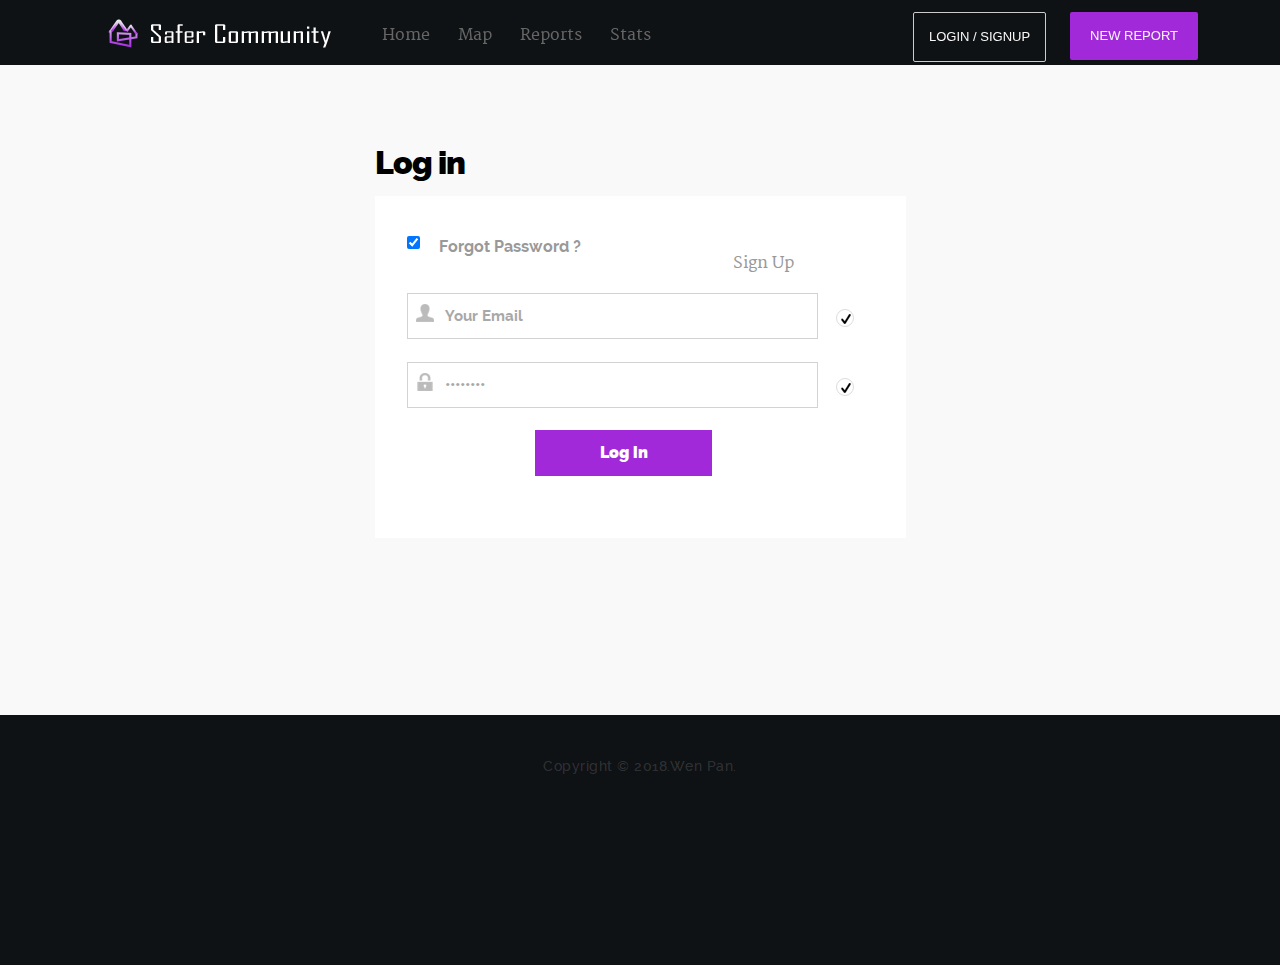
<file: login.html>
<!DOCTYPE html>
<html class="no-js" lang="en"> 
<head>
  <meta charset="utf-8">
  <title>Safer Community</title>
	<meta name="viewport" content="width=device-width, initial-scale=1, maximum-scale=1">

	<!-- CSS -->
  <link rel="stylesheet" href="css/base.css">
  <link rel="stylesheet" href="css/vendor.min.css">
  <link rel="stylesheet" href="css/main.css"> 

   <!-- favicons -->
	<link rel="shortcut icon" href="images/favicon.png" >

</head>

<body>
  <header id="nav-header">
   	<div class="row">
	    <div class="logo">
	      <a href="index.html"><img src="images/logo.png" alt=""/></a>
	    </div>

      <nav id="nav-wrap">         
        <a class="mobile-btn" href="#nav-wrap" title="Show navigation">
          <span class="menu-icon">Menu</span>
        </a>
       	<a class="mobile-btn" href="#" title="Hide navigation">
       		<span class="menu-icon">Menu</span>
       	</a>            

        <ul id="nav" class="nav">
        	<li><a href="index.html">Home</a></li>
          <li><a href="index.html#landing">Map</a></li>
	        <li><a href="index.html#reports">Reports</a></li>
          <li><a href="index.html#facts">Stats</a></li>
		      <li class="new_btn"> <a href="report-form.html">New Report</a></li>    
		      <li class="login_btn"> <a href="login.html">Login / Signup</a></li>
			  </ul> 
      </nav>   
    </div><!-- end row -->				
  </header> <!-- end header -->


 <section>
		<div id="page-wrapper" class="log-in-wrapper">
			<div class="graphs">
				<div class="log-in-form">
					<div class="log-in-form-top">
						<h1>Log in</h1>
					</div>
					<div class="log-in">
						<div class="log-in-rit">
							<span class="checkbox1">
								<label class="checkbox"><input type="checkbox" name="checkbox" checked="">Forgot Password ?</label>
							</span>
							<p><a href="">Sign Up</a></p>
							<div class="clearfix"> </div>
						</div>
						<form>
							<div class="log-input">
								<div class="log-input-left">
								  <input type="text" class="user" value="Your Email" onfocus="this.value = '';" onblur="if (this.value == '') {this.value = 'Your Email';}"/>
								</div>
								<span class="checkbox2">
									 <label class="checkbox"><input type="checkbox" name="checkbox" checked=""><i> </i></label>
								</span>
								<div class="clearfix"> </div>
							</div>

							<div class="log-input">
								<div class="log-input-left">
								  <input type="password" class="lock" value="password" onfocus="this.value = '';" onblur="if (this.value == '') {this.value = 'Email address:';}"/>
								</div>
								<span class="checkbox2">
									<label class="checkbox"><input type="checkbox" name="checkbox" checked=""><i> </i></label>
								</span>
								<div class="clearfix"> </div>
							</div>
							<input type="submit" value="Log in">
						</form>	 
					</div>
				</div>
			</div>
		</div>
	</section>

  <!-- Footer -->
  <footer class="log-in-footer">
         
      <ul class="copyright">
        <li>Copyright &copy; 2018.Wen Pan.</li> 
      </ul> 
   </footer> 


	<!-- Java Script --> 
	<script src="js/jquery-1.11.3.min.js"></script>
	<script src="js/jquery.waypoints.min.js"></script>	
	<script src="js/main.js"></script>


</body>

</html>
</file>
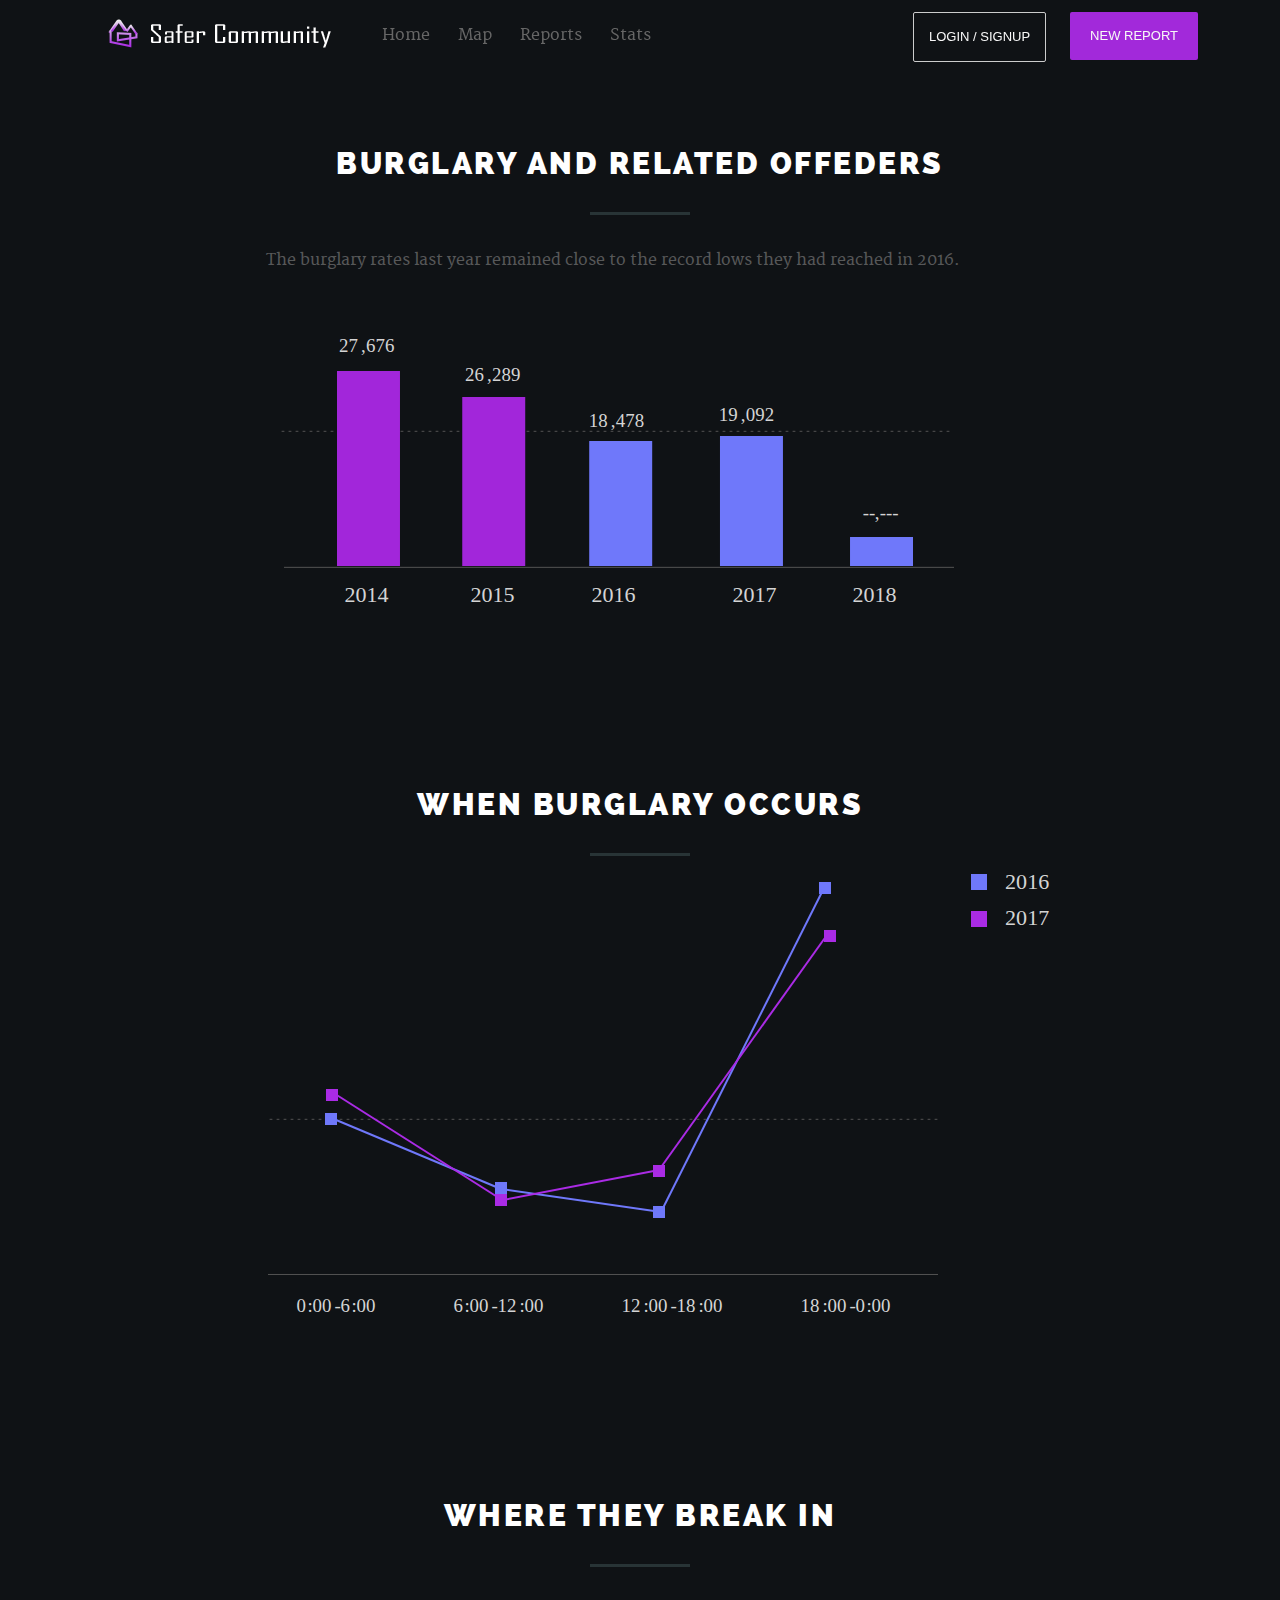
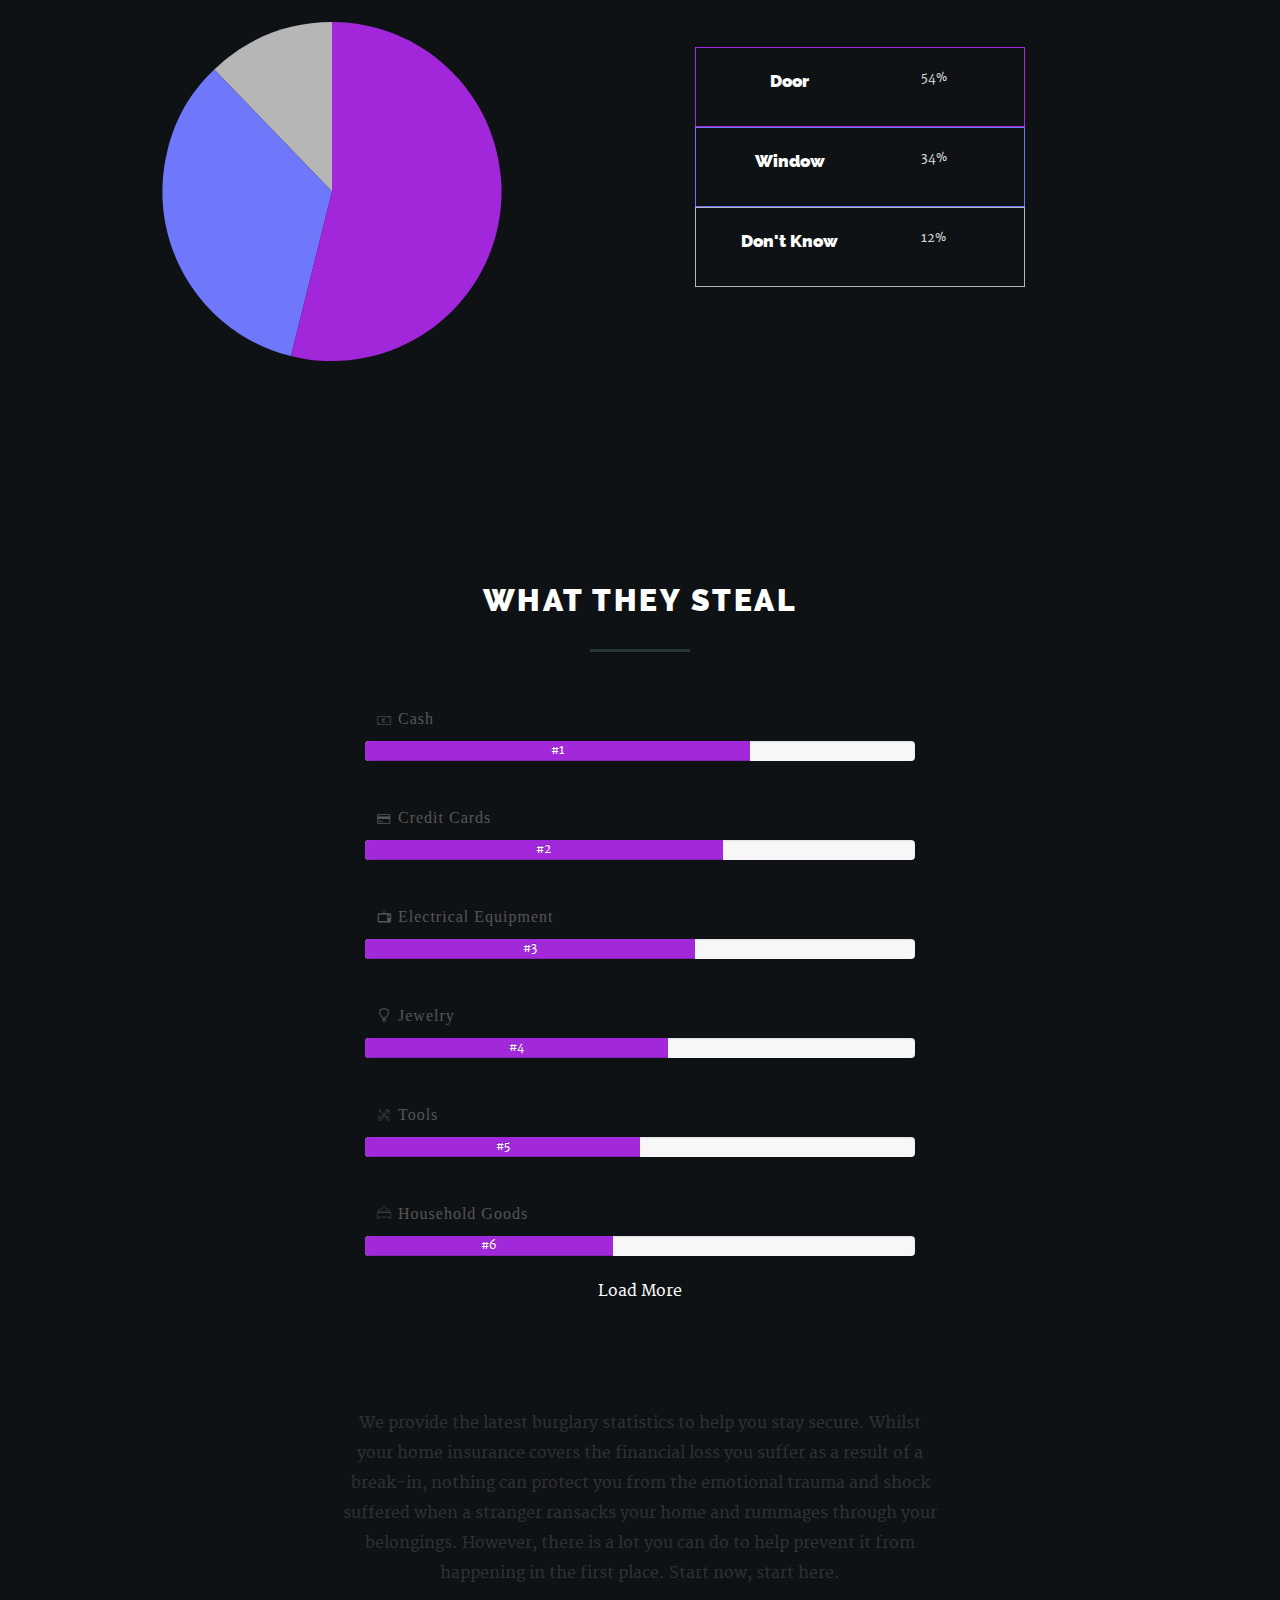
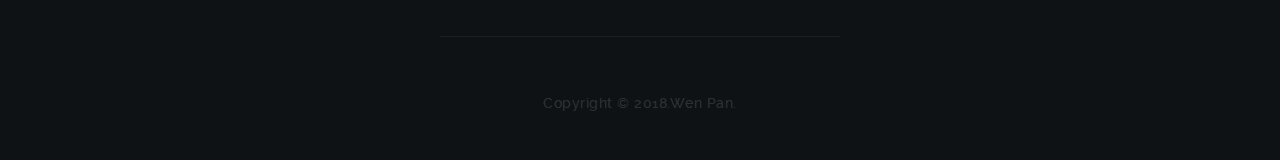
<file: stats.html>
<!DOCTYPE html>
<html class="no-js" lang="en"> 
<head>
  <meta charset="utf-8">
  <title>Safer Community</title>
	<meta name="viewport" content="width=device-width, initial-scale=1, maximum-scale=1">

	<!-- CSS -->
  <link rel="stylesheet" href="css/base.css">
  <link rel="stylesheet" href="css/vendor.min.css">
  <link rel="stylesheet" href="css/main.css"> 
  <link rel="stylesheet" href="css/iconfont.css">



   <!-- favicons -->
	<link rel="shortcut icon" href="images/favicon.png" >

</head>

<body>
  <header id="nav-header"> 
    <div class="row">
      <div class="logo">
        <a href="index.html"><img src="images/logo.png" alt=""/></a>
      </div>

      <nav id="nav-wrap">         
        <a class="mobile-btn" href="#nav-wrap" title="Show navigation">
          <span class="menu-icon">Menu</span>
        </a>
        <a class="mobile-btn" href="#" title="Hide navigation">
          <span class="menu-icon">Menu</span>
        </a>            

        <ul id="nav" class="nav">
          <li><a href="index.html">Home</a></li>
          <li><a href="index.html#landing">Map</a></li>
          <li><a href="index.html#reports">Reports</a></li>
          <li><a href="index.html#facts">Stats</a></li>
          <li class="new_btn"> <a href="report-form.html">New Report</a></li>    
          <li class="login_btn"> <a href="login.html">Login / Signup</a></li>
        </ul> 
      </nav>   
    </div><!-- end row -->        
  </header> <!-- end header -->

   <!-- Community Section -->
  <section>
    <div id="overview-ireland">
    <div class="row section-head head-center">
      <div class="twelve columns">
    		<h1>BURGLARY AND RELATED OFFEDERS</h1>
        <hr />    	         
        <p>The burglary rates last year remained close to the record lows they had reached in 2016.</p>     
        <svg version="1.1" id="stats-1" xmlns="http://www.w3.org/2000/svg" xmlns:xlink="http://www.w3.org/1999/xlink" x="0px" y="0px"
         width="800px" height="321px" viewBox="0 0 800 321" enable-background="new 0 0 800 321" xml:space="preserve">
          <g>   
            <line fill="none" stroke="#535353" stroke-linecap="round" stroke-miterlimit="10" stroke-dasharray="2,5" x1="87" y1="121.298" x2="757" y2="121.298"/>
            <line fill="none" stroke="#535353" stroke-miterlimit="10" x1="89" y1="257.337" x2="759" y2="257.337"/>
            <text transform="matrix(1.05 0 0 1 139.5647 292)" fill="#D4D4D4" font-family="'ArialMT'" font-size="24"> </text>
            <text transform="matrix(1.05 0 0 1 149.5671 292)" fill="#D4D4D4" font-family="'ArialMT'" font-size="21">2014</text>
            <text transform="matrix(1.05 0 0 1 202.5647 292)" fill="#D4D4D4" font-family="'ArialMT'" font-size="24">          </text>
            <text transform="matrix(1.05 0 0 1 275.5671 292)" fill="#D4D4D4" font-family="'ArialMT'" font-size="21">2015</text>
            <text transform="matrix(1.05 0 0 1 328.5647 292)" fill="#D4D4D4" font-family="'ArialMT'" font-size="24">          </text>
            <text transform="matrix(1.05 0 0 1 396.5632 292)" fill="#D4D4D4" font-family="'ArialMT'" font-size="21"> 2016</text>
            <text transform="matrix(1.05 0 0 1 454.5647 292)" fill="#D4D4D4" font-family="'ArialMT'" font-size="24">           </text>
            <text transform="matrix(1.05 0 0 1 537.5696 292)" fill="#D4D4D4" font-family="'ArialMT'" font-size="21">2017</text>
            <text transform="matrix(1.05 0 0 1 587.5647 292)" fill="#D4D4D4" font-family="'ArialMT'" font-size="24">          </text>
            <text transform="matrix(1.05 0 0 1 657.5647 292)" fill="#D4D4D4" font-family="'ArialMT'" font-size="21"> 2018</text>
            <rect x="142" y="61" fill="#A226DA" width="62.973" height="195"/>
            <rect x="267.247" y="86.992" fill="#A226DA" width="62.973" height="169.008"/>
            <rect x="394.216" y="131" fill="#6F78FA" width="62.974" height="125"/>
            <rect x="524.973" y="126" fill="#6F78FA" width="62.974" height="130"/>
            <rect x="655.027" y="227" fill="#6F78FA" width="62.974" height="29"/>
            <text transform="matrix(1.05 0 0 1 143.9993 42)" fill="#D4D4D4" font-family="'ArialMT'" font-size="18">27</text>
            <text transform="matrix(1.05 0 0 1 165.9988 42)" fill="#D4D4D4" font-family="'ArialMT'" font-size="18">,</text>
            <text transform="matrix(1.05 0 0 1 170.9988 42)" fill="#D4D4D4" font-family="'ArialMT'" font-size="18">676</text>
            <text transform="matrix(1.05 0 0 1 269.9993 71)" fill="#D4D4D4" font-family="'ArialMT'" font-size="18">26</text>
            <text transform="matrix(1.05 0 0 1 291.9988 71)" fill="#D4D4D4" font-family="'ArialMT'" font-size="18">,</text>
            <text transform="matrix(1.05 0 0 1 296.9988 71)" fill="#D4D4D4" font-family="'ArialMT'" font-size="18">289</text>
            <text transform="matrix(1.05 0 0 1 393.7698 117)" fill="#D4D4D4" font-family="'ArialMT'" font-size="18">18</text>
            <text transform="matrix(1.05 0 0 1 415.7678 117)" fill="#D4D4D4" font-family="'ArialMT'" font-size="18">,</text>
            <text transform="matrix(1.05 0 0 1 420.7678 117)" fill="#D4D4D4" font-family="'ArialMT'" font-size="18">478</text>
            <text transform="matrix(1.05 0 0 1 523.7678 111)" fill="#D4D4D4" font-family="'ArialMT'" font-size="18">19</text>
            <text transform="matrix(1.05 0 0 1 545.7678 111)" fill="#D4D4D4" font-family="'ArialMT'" font-size="18">,</text>
            <text transform="matrix(1.05 0 0 1 550.7678 111)" fill="#D4D4D4" font-family="'ArialMT'" font-size="18">092</text>
            <text transform="matrix(1.05 0 0 1 667.7678 209)" fill="#D4D4D4" font-family="'ArialMT'" font-size="18">--</text>
            <text transform="matrix(1.05 0 0 1 679.7698 209)" fill="#D4D4D4" font-family="'ArialMT'" font-size="18">,</text>
            <text transform="matrix(1.05 0 0 1 684.7678 209)" fill="#D4D4D4" font-family="'ArialMT'" font-size="18">---</text>
          </g>
        </svg>
      </div>
    </div>
  </div>

<div id="when">
    <div class="row section-head head-center">
      <div class="twelve columns">
        <h1>WHEN BURGLARY OCCURS</h1>
        <hr />               
        <p></p> 
        <svg version="1.1" id="stats-2" xmlns="http://www.w3.org/2000/svg" xmlns:xlink="http://www.w3.org/1999/xlink" x="0px" y="0px" width="910px" height="506px" viewBox="0 0 910 506" enable-background="new 0 0 910 506" xml:space="preserve">
          <g>
            <rect x="786" y="38" fill="#6F78FA" width="16" height="16"/>
            <rect x="786" y="75" fill="#AA2BE5" width="16" height="16"/>
            <text transform="matrix(1.05 0 0 1 820.092 53.498)" fill="#D4D4D4" font-family="'ArialMT'" font-size="21">2016</text>
            <text transform="matrix(1.05 0 0 1 820.092 89.498)" fill="#D4D4D4" font-family="'ArialMT'" font-size="21">2017</text>
            <line fill="none" stroke="#535353" stroke-miterlimit="10" x1="83" y1="438.473" x2="753" y2="438.473"/>
            <line fill="none" stroke="#535353" stroke-linecap="round" stroke-miterlimit="10" stroke-dasharray="2,5" x1="85" y1="283.298" x2="755" y2="283.298"/>
            <text transform="matrix(1.05 0 0 1 111.5627 475.5)" fill="#D4D4D4" font-family="'ArialMT'" font-size="18">0</text>
            <text transform="matrix(1.05 0 0 1 122.5627 475.5)" fill="#D4D4D4" font-family="'ArialMT'" font-size="18">:</text>
            <text transform="matrix(1.05 0 0 1 127.5623 475.5)" fill="#D4D4D4" font-family="'ArialMT'" font-size="18">00</text>
            <text transform="matrix(1.05 0 0 1 149.5623 475.5)" fill="#D4D4D4" font-family="'ArialMT'" font-size="18">-</text>
            <text transform="matrix(1.05 0 0 1 155.5627 475.5)" fill="#D4D4D4" font-family="'ArialMT'" font-size="18">6</text>
            <text transform="matrix(1.05 0 0 1 166.5627 475.5)" fill="#D4D4D4" font-family="'ArialMT'" font-size="18">:</text>
            <text transform="matrix(1.05 0 0 1 171.5627 475.5)" fill="#D4D4D4" font-family="'ArialMT'" font-size="18">00</text>
            <text transform="matrix(1.05 0 0 1 193.5623 475.5)" fill="#D4D4D4" font-family="'ArialMT'" font-size="18">               </text>
            <text transform="matrix(1.05 0 0 1 268.5627 475.5)" fill="#D4D4D4" font-family="'ArialMT'" font-size="18">6</text>
            <text transform="matrix(1.05 0 0 1 279.5627 475.5)" fill="#D4D4D4" font-family="'ArialMT'" font-size="18">:</text>
            <text transform="matrix(1.05 0 0 1 284.5627 475.5)" fill="#D4D4D4" font-family="'ArialMT'" font-size="18">00</text>
            <text transform="matrix(1.05 0 0 1 306.5627 475.5)" fill="#D4D4D4" font-family="'ArialMT'" font-size="18">-</text>
            <text transform="matrix(1.05 0 0 1 312.5627 475.5)" fill="#D4D4D4" font-family="'ArialMT'" font-size="18">12</text>
            <text transform="matrix(1.05 0 0 1 334.5627 475.5)" fill="#D4D4D4" font-family="'ArialMT'" font-size="18">:</text>
            <text transform="matrix(1.05 0 0 1 339.5627 475.5)" fill="#D4D4D4" font-family="'ArialMT'" font-size="18">00</text>
            <text transform="matrix(1.05 0 0 1 361.5627 475.5)" fill="#D4D4D4" font-family="'ArialMT'" font-size="18">               </text>
            <text transform="matrix(1.05 0 0 1 436.5627 475.5)" fill="#D4D4D4" font-family="'ArialMT'" font-size="18">12</text>
            <text transform="matrix(1.05 0 0 1 458.5627 475.5)" fill="#D4D4D4" font-family="'ArialMT'" font-size="18">:</text>
            <text transform="matrix(1.05 0 0 1 463.5627 475.5)" fill="#D4D4D4" font-family="'ArialMT'" font-size="18">00</text>
            <text transform="matrix(1.05 0 0 1 485.5627 475.5)" fill="#D4D4D4" font-family="'ArialMT'" font-size="18">-</text>
            <text transform="matrix(1.05 0 0 1 491.5618 475.5)" fill="#D4D4D4" font-family="'ArialMT'" font-size="18">18</text>
            <text transform="matrix(1.05 0 0 1 513.5627 475.5)" fill="#D4D4D4" font-family="'ArialMT'" font-size="18">:</text>
            <text transform="matrix(1.05 0 0 1 518.5627 475.5)" fill="#D4D4D4" font-family="'ArialMT'" font-size="18">00</text>
            <text transform="matrix(1.05 0 0 1 540.5627 475.5)" fill="#D4D4D4" font-family="'ArialMT'" font-size="18">               </text>
            <text transform="matrix(1.05 0 0 1 615.5627 475.5)" fill="#D4D4D4" font-family="'ArialMT'" font-size="18">18</text>
            <text transform="matrix(1.05 0 0 1 637.5627 475.5)" fill="#D4D4D4" font-family="'ArialMT'" font-size="18">:</text>
            <text transform="matrix(1.05 0 0 1 642.5627 475.5)" fill="#D4D4D4" font-family="'ArialMT'" font-size="18">00</text>
            <text transform="matrix(1.05 0 0 1 664.5618 475.5)" fill="#D4D4D4" font-family="'ArialMT'" font-size="18">-</text>
            <text transform="matrix(1.05 0 0 1 670.5618 475.5)" fill="#D4D4D4" font-family="'ArialMT'" font-size="18">0</text>
            <text transform="matrix(1.05 0 0 1 681.5627 475.5)" fill="#D4D4D4" font-family="'ArialMT'" font-size="18">:</text>
            <text transform="matrix(1.05 0 0 1 686.5627 475.5)" fill="#D4D4D4" font-family="'ArialMT'" font-size="18">00</text>
            <rect x="141" y="253" fill="#AA2BE5" width="12" height="12"/>
            <rect x="310" y="358" fill="#AA2BE5" width="12" height="12"/>
            <rect x="468" y="329" fill="#AA2BE5" width="12" height="12"/>
            <rect x="140" y="277" fill="#6F78FA" width="12" height="12"/>
            <rect x="310" y="346" fill="#6F78FA" width="12" height="12"/>
            <rect x="468" y="370" fill="#6F78FA" width="12" height="12"/>
            <rect x="634" y="46" fill="#6F78FA" width="12" height="12"/>
            <line fill="none" stroke="#6F78FA" stroke-width="2" stroke-miterlimit="10" x1="144" y1="281" x2="316" y2="353"/>
            <line fill="none" stroke="#6F78FA" stroke-width="2" stroke-miterlimit="10" x1="316" y1="353" x2="476" y2="376"/>
            <line fill="none" stroke="#6F78FA" stroke-width="2" stroke-miterlimit="10" x1="476" y1="376" x2="639" y2="52"/>
            <line fill="none" stroke="#AA2BE5" stroke-width="2" stroke-miterlimit="10" x1="147" y1="256" x2="314" y2="362"/>
            <line fill="none" stroke="#AA2BE5" stroke-width="2" stroke-miterlimit="10" x1="318" y1="364" x2="474" y2="334"/>
            <line fill="none" stroke="#AA2BE5" stroke-width="2" stroke-miterlimit="10" x1="474" y1="334" x2="642" y2="99"/>
            <rect x="639" y="94" fill="#AA2BE5" width="12" height="12"/>
          </g>
        </svg>
      </div>
    </div>
  </div>
<div id="where">
    <div class="row section-head head-center">
      <div class="twelve columns">
        <h1>WHERE THEY BREAK IN</h1>
        <hr />               
        <p></p> 
        <div class="three-content">
        <div class="left-bar">
          <svg version="1.1" id="stats-3" xmlns="http://www.w3.org/2000/svg" xmlns:xlink="http://www.w3.org/1999/xlink" x="0px" y="0px" width="400px" height="393px" viewBox="0 0 400 393" enable-background="new 0 0 400 393" xml:space="preserve">
            <g>
              <path id="grey12" fill="#B6B6B6" d="M200,196.5L81.018,73.291C113.681,41.749,154.594,25.219,200,25.219V196.5z"/><title>12%</title></path>
              <path id="blue34" fill="#6F78FA" d="M200,196.5l-41.437,166.193C66.777,339.809,10.922,246.85,33.807,155.063 c8.238-33.043,22.715-58.117,47.211-81.773L200,196.5z"/><title>34%</title></path>
              <path id="purple54" fill="#A226DA" d="M200,196.5V25.219c94.596,0,171.281,76.685,171.281,171.281c0,94.596-76.686,171.281-171.281,171.281
                c-15.135,0-26.751-1.426-41.437-5.088L200,196.5z"/><title>54%</title></path>
            </g>
          </svg>
        </div>

        <div class="right-text">
          <div class="content-container">
            <div class="box box1">
              <div class="name">
                <h4>Door</h4>
                <h5>Forced Lock</h5>
                <h5>Door not locked</h5>
                <h5>Broke/cut door panel</h5>
                <h5>False pretences</h5>
                <h5>Had door key</h5>
                <h5>Pushed past person opening door</h5>
                <h5>Other Method</h5>
              </div>
              <p>54%</p>
            </div>    
            <div class="box box2">
              <div class="name">
                <h4>Window</h4>
                <h5>Forced window lock/catch</h5>
                <h5>Broke/cut glass</h5>
                <h5>Window open/could be pushed open</h5>
                <h5>Other method</h5>
              </div>
              <p>34%</p>
            </div>  
            <div class="box box3">
              <div class="name">
                <h4>Don't Know</h4>
              </div>
              <p>12%</p>
            </div>    
          </div>
        </div>
      </div>
    </div>
  </div>
<div id="what">
    <div class="row section-head head-center">
      <div class="twelve columns">
        <h1>WHAT THEY STEAL</h1>
        <hr />
          <div class="what-steal"> 
            <p class="top-align"><i class="iconfont icon-cash"> <span>Cash</span></i></p>
            <div class="progress">
              <div class="bar bar1">#1</div>
            </div>
          </div>
          <div class="what-steal">
            <div class="top-align"><i class="iconfont icon-creditcard"> <span>Credit cards</span></i></div>
            <div class="progress">
              <div class="bar bar2">#2</div>
            </div>
          </div>
          <div class="what-steal">
            <div class="top-align"><i class="iconfont icon-electrical"> <span>Electrical equipment</span></i></div>
            <div class="progress">
              <div class="bar bar3">#3</div>
            </div>
          </div>
          <div class="what-steal">
            <p class="top-align"><i class="iconfont icon-jewelry"> <span>Jewelry</span></i></p>
            <div class="progress">
              <div class="bar bar4">#4</div>
            </div>
          </div>
          <div class="what-steal">
            <p class="top-align"><i class="iconfont icon-tools"> <span>Tools</span></i></p>
            <div class="progress">
              <div class="bar bar5">#5</div>
            </div>
          </div>
          <div class="what-steal">
            <p class="top-align"><i class="iconfont icon-furniture"> <span>Household goods</span></i></p>
            <div class="progress">
              <div class="bar bar6">#6</div>
            </div>
          </div>


          <div class="infoHidden">
          <div class="what-steal">
            <p class="top-align"><i class="iconfont icon-food"> <span>Food/Alcohol</span></i></p>
            <div class="progress">
              <div class="bar bar7">#7</div>
            </div>
          </div>
          <div class="what-steal">
            <p class="top-align"><i class="iconfont icon-kitchen"> <span>Kitchen equipment</span></i></p>
            <div class="progress">
              <div class="bar bar8">#8</div>
            </div>
          </div>
          <div class="what-steal">
            <p class="top-align"><i class="iconfont icon-i-document"> <span>Important documents</span></i></p>
            <div class="progress">
              <div class="bar bar9">#9</div>
            </div>
          </div>
          <div class="what-steal">
            <p class="top-align"><i class="iconfont icon-car"> <span>Car/its accessories</span></i></p>
            <div class="progress">
              <div class="bar bar10">#10</div>
            </div>
          </div>
          <div class="what-steal">
            <p class="top-align"><i class="iconfont icon-bike"> <span>Bicycle/its accessories</span></i></p>
            <div class="progress">
              <div class="bar bar11">#11</div>
            </div>
          </div>
          <div class="what-steal">
            <p class="top-align"><i class="iconfont icon-other"> <span>Others</span></i></p>
            <div class="progress">
              <div class="bar bar12">#12</div>
            </div>
          </div>
          <div class="what-steal what-steal2">
            <p class="top-align"><i class="iconfont icon"> <span>Nothing</span></i></p>
            <div class="progress">
              <div class="bar bar13">#13</div>
            </div>
          </div>
        </div>
          <a href="javascript:void();" id="infomore">Load More</a>
      </div>
    </div>
  </div>
    </div> <!-- end row -->      
  </section> <!-- end community -->



  <!-- Footer -->
  <footer>
    <div class="row">  
      <div class="twelve columns content group"> 		
        <div class="info">            	
	        <p>We provide the latest burglary statistics to help you stay secure. Whilst your home insurance covers the financial loss you suffer as a result of a break-in, nothing can protect you from the emotional trauma and shock suffered when a stranger ransacks your home and rummages through your belongings. However, there is a lot you can do to help prevent it from happening in the first place. Start now, start here.</p>	        
	      </div>
      </div>           
      <hr />
      <ul class="copyright">
        <li>Copyright &copy; 2018.Wen Pan.</li> 
      </ul>
    </div> <!-- end row -->
  </footer> <!-- end footer -->

  <div id="preloader"> 
    <div id="loader"></div>
  </div> 

  <!-- Java Script --> 
  <script src="js/jquery-1.11.3.min.js"></script>
  <script src="js/jquery-migrate-1.2.1.min.js"></script>
  <script src="js/jquery.flexslider-min.js"></script>
  <script src="js/jquery.waypoints.min.js"></script>
  <script src="js/jquery.validate.min.js"></script>
  <script src="js/jquery.fittext.js"></script>
  <script src="js/jquery.placeholder.min.js"></script>
  <script src="js/jquery.magnific-popup.min.js"></script> 
  <script src="js/main.js"></script>

</body>

</html>
</file>
<file: css/base.css>
/* =================================================================== */
/*
/*  KREO v1.0 Base Stylesheet
/*  url: styleshout.com
/*  10-12-2015
/*
/* =================================================================== */

/* 
/* Reset - normalize.css v3.0.1 | MIT License | git.io/normalize 
/* =================================================================== */

html {
	font-family: sans-serif;
	-ms-text-size-adjust: 100%;
	-webkit-text-size-adjust: 100%;
}

body {
	margin: 0;
}

article,
aside,
details,
figcaption,
figure,
footer,
header,
hgroup,
main,
nav,
section,
summary {
	display: block;
}

audio,
canvas,
progress,
video {
	display: inline-block;
	vertical-align: baseline;
}

audio:not([controls]) {
	display: none;
	height: 0;
}

[hidden],
template {
	display: none;
}

a {
	background: transparent;
}

a:active,
a:hover {
	outline: 0;
}

abbr[title] {
	border-bottom: 1px dotted;
}

b,
strong {
	font-weight: bold;
}

dfn {
	font-style: italic;
}

h1 {
	font-size: 2em;
	margin: 0.67em 0;
}

mark {
	background: #ff0;
	color: #000;
}

small {
	font-size: 80%;
}

sub,
sup {
	font-size: 75%;
	line-height: 0;
	position: relative;
	vertical-align: baseline;
}

sup {
	top: -0.5em;
}

sub {
	bottom: -0.25em;
}

img {
	border: 0;
}

svg:not(:root) {
	overflow: hidden;
}

figure {
	margin: 1em 40px;
}

hr {
	-moz-box-sizing: content-box;
	box-sizing: content-box;
	height: 0;
}

pre {
	overflow: auto;
}

code,
kbd,
pre,
samp {
	font-family: monospace, monospace;
	font-size: 1em;
}

button,
input,
optgroup,
select,
textarea {
	color: inherit;
	font: inherit;
	margin: 0;
}

button {
	overflow: visible;
}

button,
select {
	text-transform: none;
}

button,
html input[type="button"],
input[type="reset"],
input[type="submit"] {
	-webkit-appearance: button;
	cursor: pointer;
}

button[disabled],
html input[disabled] {
	cursor: default;
}

button::-moz-focus-inner,
input::-moz-focus-inner {
	border: 0;
	padding: 0;
}

input {
	line-height: normal;
}

input[type="checkbox"],
input[type="radio"] {
	box-sizing: border-box;
	padding: 0;
}

input[type="number"]::-webkit-inner-spin-button,
input[type="number"]::-webkit-outer-spin-button {
	height: auto;
}

input[type="search"] {
	-webkit-appearance: textfield;
	-moz-box-sizing: content-box;
	-webkit-box-sizing: content-box;
	box-sizing: content-box;
}

input[type="search"]::-webkit-search-cancel-button,
input[type="search"]::-webkit-search-decoration {
	-webkit-appearance: none;
}

fieldset {
	border: 1px solid #c0c0c0;
	margin: 0 2px;
	padding: 0.35em 0.625em 0.75em;
}

legend {
	border: 0;
	padding: 0;
}

textarea {
	overflow: auto;
}

optgroup {
	font-weight: bold;
}

table {
	border-collapse: collapse;
	border-spacing: 0;
}

td,
th {
	padding: 0;
}

/*
/* Basic Setup Styles - Top Elements 
/* =================================================================== */

/* NOTE
html is set to 62.5% so that if you use REMS, all the measurements 
are based on 10px sizing. So basically 1.5rem = 15px  */
html {
	-webkit-font-smoothing: antialiased;
	-moz-osx-font-smoothing: grayscale;
	font-size: 62.5%;
	-webkit-box-sizing: border-box;
	-moz-box-sizing: border-box;
	box-sizing: border-box;
}

html,
body {
	height: 100%;
}

*,
*:before,
*:after {
	box-sizing: inherit;
}

body {
	font-weight: normal;
	line-height: 1;
	text-rendering: optimizeLegibility;
}


/*
/* Typography 
====================================================================== */

div,
dl,
dt,
dd,
ul,
ol,
li,
h1,
h2,
h3,
h4,
h5,
h6,
pre,
form,
p,
blockquote,
th,
td {
	margin: 0;
	padding: 0;
}

h1,
h2,
h3,
h4,
h5,
h6 {
	text-rendering: optimizeLegibility;
	line-height: 1.2;
}

hr {
	border: solid #ddd;
	border-width: 1px 0 0;
	clear: both;
	margin: 11px 0 24px;
	height: 0;
}

em,
i {
	font-style: italic;
	line-height: inherit;
}

strong,
b {
	font-weight: bold;
	line-height: inherit;
}

small {
	font-size: 60%;
	line-height: inherit;
}

ul {
	list-style: none;
}

ol {
	list-style: decimal;
}

ol,
ul.square,
ul.circle,
ul.disc {
	margin-left: 17px;
}

ul.square {
	list-style: square;
}

ul.circle {
	list-style: circle;
}

ul.disc {
	list-style: disc;
}

ul li {
	padding-left: 4px;
}

ul ul,
ul ol,
ol ol,
ol ul {
	margin: 3px 0 3px 17px;
}

/* links
---------------------------------------------------------------------- */
a {
	text-decoration: none;
	line-height: inherit;
}

a img {
	border: none;
}

a:focus {
	outline: none;
}

p a,
p a:visited {
	line-height: inherit;
}

/* 
/* Media 
/* =================================================================== */

img,
video,
embed,
object {
	max-width: 100%;
	height: auto;
}

object,
embed {
	height: 100%;
}

img {
	-ms-interpolation-mode: bicubic;
}

/* 
/* Grid
===================================================================== */

.row {
	width: 94%;
	max-width: 1140px;
	margin: 0 auto;
}

.row .row {
	width: auto;
	max-width: none;
	margin-left: -20px;
	margin-right: -20px;
}

.row:before,
.row:after {
	content: "";
	display: table;
}

.row:after {
	clear: both;
}

.column,
.columns,
.bgrid {
	position: relative;
	min-height: 1px;
	float: left;
}

.column,
.columns {
	padding: 0 20px;
}

.column.centered,
.columns.centered {
	float: none;
	margin: 0 auto;
}

.row.collapsed > .column,
.row.collapsed > .columns,
.column.collapsed,
.columns.collapsed {
	padding: 0;
}

[class*="column"] + [class*="column"]:last-child {
	float: right;
}

[class*="column"] + [class*="column"].end {
	float: right;
}

.one,
.row .one {
	width: 8.33333%;
}

.two,
.row .two {
	width: 16.66667%;
}

.three,
.row .three {
	width: 25%;
}

.four,
.row .four {
	width: 33.33333%;
}

.five,
.row .five {
	width: 41.66667%;
}

.six,
.row .six {
	width: 50%;
}

.seven,
.row .seven {
	width: 58.33333%;
}

.eight,
.row .eight {
	width: 66.66667%;
}

.nine,
.row .nine {
	width: 75%;
}

.ten .row .ten {
	width: 83.33333%;
}

.eleven,
.row .eleven {
	width: 91.66667%;
}

.twelve,
.row .twelve {
	width: 100%;
}

/* small screens
--------------------------------------------------------------- */
@media screen and (max-width:1024px) {
	.row .row {
		margin-left: -18px;
		margin-right: -18px;
	}

	.column,
	.columns {
		padding: 0 18px;
	}

}

/* tablets
--------------------------------------------------------------- */
@media screen and (max-width:768px) {
	.row {
		width: auto;
		padding-left: 30px;
		padding-right: 30px;
	}

	.row .row {
		padding-left: 0;
		padding-right: 0;
		margin-left: -15px;
		margin-right: -15px;
	}

	.column,
	.columns {
		padding: 0 15px;
	}

	.tab-fourth,
	.row .tab-fourth {
		width: 25%;
	}

	.tab-third,
	.row .tab-third {
		width: 33.33333%;
	}

	.tab-half,
	.row .tab-half {
		width: 50%;
	}

	.tab-2thirds,
	.row .tab-2thirds {
		width: 66.66667%;
	}

	.tab-3fourths,
	.row .tab-3fourths {
		width: 75%;
	}

	.tab-whole,
	.row .tab-whole {
		width: 100%;
	}

}

/* large mobile devices
--------------------------------------------------------------- */
@media screen and (max-width:600px) {
	.row {
		padding-left: 25px;
		padding-right: 25px;
	}

	.row .row {
		margin-left: -10px;
		margin-right: -10px;
	}

	.column,
	.columns {
		padding: 0 10px;
	}

	.mob-fourth,
	.row .mob-fourth {
		width: 25%;
	}

	.mob-half,
	.row .mob-half {
		width: 50%;
	}

	.mob-3fourths,
	.row .mob-3fourths {
		width: 75%;
	}

	.mob-whole,
	.row .mob-whole {
		width: 100%;
	}

}

/* small mobile devices
--------------------------------------------------------------- */
@media screen and (max-width:400px) {
	.row {
		padding-left: 30px;
		padding-right: 30px;
	}

	.row .row {
		padding-left: 0;
		padding-right: 0;
		margin-left: 0;
		margin-right: 0;
	}

	.column,
	.columns {
		width: auto !important;
		float: none !important;
		margin-left: 0;
		margin-right: 0;
		clear: both;
		padding: 0;
	}

	[class*="column"] + [class*="column"]:last-child {
		float: none;
	}

}

/* 
/* block grids
===================================================================== */
.bgrid-sixth .bgrid {
	width: 16.66667%;
}

.bgrid-fourth .bgrid {
	width: 25%;
}

.bgrid-third .bgrid {
	width: 33.33333%;
}

.bgrid-half .bgrid {
	width: 50%;
}

.bgrid {
	padding: 0;
}

/* Clearing for block grid columns. Allows columns with 
different heights to align properly.
--------------------------------------------------------------------- */
.bgrid-sixth .bgrid:nth-child(6n+1),
.bgrid-fourth .bgrid:nth-child(4n+1),
.bgrid-third .bgrid:nth-child(3n+1),
.bgrid-half .bgrid:nth-child(2n+1) {
	clear: both;
}

/* small screens
--------------------------------------------------------------- */
@media screen and (max-width:1024px) {

	/* block grids for small screens */
	.s-bgrid-sixth .bgrid {
		width: 16.66667%;
	}

	.s-bgrid-fourth .bgrid {
		width: 25%;
	}

	.s-bgrid-third .bgrid {
		width: 33.33333%;
	}

	.s-bgrid-half .bgrid {
		width: 50%;
	}

	.s-bgrid-whole .bgrid {
		width: 100%;
		clear: both;
	}

	[class*="bgrid-"] .bgrid:nth-child(n) {
		clear: none;
	}

	.s-bgrid-sixth .bgrid:nth-child(6n+1),
	.s-bgrid-fourth .bgrid:nth-child(4n+1),
	.s-bgrid-third .bgrid:nth-child(3n+1),
	.s-bgrid-half .bgrid:nth-child(2n+1) {
		clear: both;
	}

}

/* tablets
--------------------------------------------------------------- */
@media screen and (max-width:768px) {
	.tab-bgrid-sixth .bgrid {
		width: 16.66667%;
	}

	.tab-bgrid-fourth .bgrid {
		width: 25%;
	}

	.tab-bgrid-third .bgrid {
		width: 33.33333%;
	}

	.tab-bgrid-half .bgrid {
		width: 50%;
	}

	.tab-bgrid-whole .bgrid {
		width: 100%;
		clear: both;
	}

	[class*="tab-bgrid-"] .bgrid:nth-child(n) {
		clear: none;
	}

	.tab-bgrid-sixth .bgrid:nth-child(6n+1),
	.tab-bgrid-fourth .bgrid:nth-child(4n+1),
	.tab-bgrid-third .bgrid:nth-child(3n+1),
	.tab-bgrid-half .bgrid:nth-child(2n+1) {
		clear: both;
	}

}

/* mobile devices
--------------------------------------------------------------- */
@media screen and (max-width:600px) {
	.mob-bgrid-sixth .bgrid {
		width: 16.66667%;
	}

	.mob-bgrid-fourth .bgrid {
		width: 25%;
	}

	.mob-bgrid-third .bgrid {
		width: 33.33333%;
	}

	.mob-bgrid-half .bgrid {
		width: 50%;
	}

	.mob-bgrid-whole .bgrid {
		width: 100%;
		clear: both;
	}

	[class*="mob-bgrid-"] .bgrid:nth-child(n) {
		clear: none;
	}

	.mob-bgrid-sixth .bgrid:nth-child(6n+1),
	.mob-bgrid-fourth .bgrid:nth-child(4n+1),
	.mob-bgrid-third .bgrid:nth-child(3n+1),
	.mob-bgrid-half .bgrid:nth-child(2n+1) {
		clear: both;
	}

}

/* stack on small mobile devices
--------------------------------------------------------------- */
@media screen and (max-width:400px) {
	.stack .bgrid {
		width: auto !important;
		float: none !important;
		margin-left: 0;
		margin-right: 0;
		clear: both;
	}

}

/* 
/* MISC
===================================================================== */

/* Clearing - (http://nicolasgallagher.com/micro-clearfix-hack/
--------------------------------------------------------------------- */
.group:before,
.group:after {
	content: "";
	display: table;
}

.group:after {
	clear: both;
}

/* Misc Helper Styles 
--------------------------------------------------------------------- */
.hide {
	display: none;
}

.invisible {
	visibility: hidden;
}

.antialiased {
	-webkit-font-smoothing: antialiased;
	-moz-osx-font-smoothing: grayscale;
}

.remove-bottom {
	margin-bottom: 0;
}

.half-bottom {
	margin-bottom: 15px !important;
}

.add-bottom {
	margin-bottom: 30px !important;
}

.no-border {
	border: none;
}

.text-center {
	text-align: center;
}

.text-left {
	text-align: left;
}

.text-right {
	text-align: right;
}

.pull-left {
	float: left;
}

.pull-right {
	float: right;
}

.align-center {
	margin-left: auto;
	margin-right: auto;
	text-align: center;
}
</file>
<file: css/iconfont.css>
@font-face {font-family: "iconfont";
  src: url('iconfont.eot?t=1535305881852'); /* IE9*/
  src: url('iconfont.eot?t=1535305881852#iefix') format('embedded-opentype'), /* IE6-IE8 */
  url('[data-uri]') format('woff'),
  url('iconfont.ttf?t=1535305881852') format('truetype'), /* chrome, firefox, opera, Safari, Android, iOS 4.2+*/
  url('iconfont.svg?t=1535305881852#iconfont') format('svg'); /* iOS 4.1- */
}

.iconfont {
  font-family:"iconfont" !important;
  font-size:16px;
  font-style:normal;
  -webkit-font-smoothing: antialiased;
  -moz-osx-font-smoothing: grayscale;
}

.icon-kitchen:before { content: "\e609"; }

.icon-creditcard:before { content: "\e74e"; }

.icon-bike:before { content: "\e630"; }

.icon-food:before { content: "\e60d"; }

.icon-electrical:before { content: "\ec83"; }

.icon-car:before { content: "\e681"; }

.icon-furniture:before { content: "\e60e"; }

.icon-other:before { content: "\e645"; }

.icon-tools:before { content: "\e680"; }

.icon-jewelry:before { content: "\e6a5"; }

.icon-car1:before { content: "\e64e"; }

.icon-new-profile:before { content: "\e606"; }

.icon-profile:before { content: "\e685"; }

.icon-red:before { content: "\e656"; }

.icon-cash:before { content: "\e6c9"; }

.icon-i-document:before { content: "\e7e1"; }

.icon-sliver:before { content: "\e882"; }

.icon-light-blue:before { content: "\e883"; }

.icon-black:before { content: "\e884"; }

.icon-white:before { content: "\e885"; }

.icon-grey:before { content: "\e886"; }

.icon-brown:before { content: "\e887"; }

.icon-dark-blue:before { content: "\e888"; }
</file>
<file: css/main.css>
/*-- fonts --*/

@import url("fonts.css");
@import url("font-awesome/css/font-awesome.min.css");


/*-- Body --*/
html,
body {
	background: #0F1215;
	height: 100%;
	font: 16px/30px "merriweather-regular", serif;
	font-weight: normal;
	color: #575859;
}


/*-- Text --*/
h1,
h2,
h3,
h4 {
	font-family: "raleway-heavy", sans-serif;
	color: #FFFFFF;
	font-style: normal;
	margin: 18px 0 15px;
}

h1 a,
h2 a,
h3 a,
h4 a {
	font-weight: inherit;
}

h1 {
	font-size: 30px;
	line-height: 36px;
	margin-top: 0;
	letter-spacing: -1px;
}

h2 {
	font-size: 24px;
	line-height: 30px;
}

h3 {
	font-size: 20px;
	line-height: 30px;
}

h4 {
	font-size: 17px;
	line-height: 30px;
}

p {
	margin: 15px 0 15px 0;
}

hr {
	border: solid #283436;
	border-width: 3px 0 0;
	width: 100px;
	margin: 11px 0 30px;
	height: 0;
	clear: both;
	text-align: left;
	-moz-transition: all 0.5s ease-in-out;
	-o-transition: all 0.5s ease-in-out;
	-webkit-transition: all 0.5s ease-in-out;
	-ms-transition: all 0.5s ease-in-out;
	transition: all 0.5s ease-in-out;
}


/*-- Links --*/
a,
a:visited {
	outline: none;
	color: white;
	-moz-transition: all 0.3s ease-in-out;
	-o-transition: all 0.3s ease-in-out;
	-webkit-transition: all 0.3s ease-in-out;
	-ms-transition: all 0.3s ease-in-out;
	transition: all 0.3s ease-in-out;
}

a:hover,
a:focus {
	color: #a229da;
}


/*-- Lists --*/
ul,
ol {
	margin-top: 15px;
	margin-bottom: 15px;
}

ul {
	list-style: disc;
	margin-left: 17px;
}

dl {
	margin: 0 0 15px 0;
}

dt {
	margin: 0;
	color: #a229da;
}

dd {
	margin: 0 0 0 20px;
}


/*-- Floated Images --*/
img.pull-right {
	margin: 12px 0px 0px 18px;
}

img.pull-left {
	margin: 12px 18px 0px 0px;
}



/*-- block grids default paddings --*/
.bgrid {
	padding: 0 20px;
}

@media only screen and (max-width:1024px) {
	.bgrid {
		padding: 0 18px;
	}

}

@media only screen and (max-width:768px) {
	.bgrid {
		padding: 0 15px;
	}

}

@media only screen and (max-width:600px) {
	.bgrid {
		padding: 0 10px;
	}

}

@media only screen and (max-width:400px) {
	.bgrid {
		padding: 0;
	}

}


/*================================================== Home Page============================================================*/
/*-- Header + Section-header --*/
header {
	height: 66px;
	width: 100%;
	position: fixed;
	left: 0;
	top: 0;
	z-index: 600;
	-moz-transition: all 0.5s ease-in-out;
	-o-transition: all 0.5s ease-in-out;
	-webkit-transition: all 0.5s ease-in-out;
	-ms-transition: all 0.5s ease-in-out;
	transition: all 0.5s ease-in-out;  
	
}
header.opaque {
	background: black;
	border-bottom: 1px solid rgba(255, 255, 255, 0.1);
}

header .logo {
	float: left;
	width: auto;
	margin-left: 15px;
	margin-right: 30px;
	margin-top: -4px;
	z-index: 600;    
	
	/* add position relative since z-index only applies to  
	elements that have been given an explicit position */
	position: relative;
}

.section-head h1 {
	font-family: 12px 'Montserrat', sans-serif;  
	letter-spacing: 2.5px;
	color: #FFFFFF;
	margin-bottom: 30px;
	margin-top: 18px;
}

.section-head p {
	font-family: 20px 'Montserrat', sans-serif;  
	width: 95%;
}

.section-head:hover h1 + hr {
	border-color: #a229da;
	width: 20px;
	text-align: left;
}


@media only screen and (max-width:880px) {


}

@media only screen and (max-width:768px) {
	header {
		background: black;
		border-bottom: 1px solid rgba(255, 255, 255, 0.1);
	}

	header .row {
		width: 100%;
	}

	header .logo {
		margin-left: -30px;
	}

	.section-head {
		text-align: center;
	}

	.section-head p {
		font: 18px/36px "merriweather-light", serif;
		width: auto;
	}

	.section-head h1 + hr {
		margin-left: auto;
		margin-right: auto;
	}	

}

@media only screen and (max-width:600px) {
	.section-head p {
		font: 17px/33px "merriweather-light", serif;
		width: auto;
	}


}

@media only screen and (max-width:400px) {
	.section-head [class*="column"] {
		padding: 0;
	}

}


/*-- Nav --*/
#nav-wrap,
#nav-wrap ul,
#nav-wrap li,
#nav-wrap a {
	margin: 0;
	padding: 0;
}

#nav-wrap {
	font-family: 13px 'Montserrat', sans-serif;  
	float: right;  
}

/*-- hide toggle button --*/
#nav-wrap > a {
	display: none;
}

ul#nav{
	min-height: 66px;
	display: inline-block;
	width: auto;  

	/* left align the menu */
	text-align: left;
}

ul#nav li{
	position: relative;
	list-style: none;
	display: inline-block;
	height: 66px;    
}


ul#nav li a {

	/* 14px padding top + 14px padding bottom + 38px line-height = 66px */
	display: block;
	padding: 14px 12px;
	margin-top: 2px;
	line-height: 38px;
	text-decoration: none;
	text-align: left;
	color: #666666;
	position: relative;
	-moz-transition: color 0.2s ease-in-out;
	-o-transition: color 0.2s ease-in-out;
	-webkit-transition: color 0.2s ease-in-out;
	-ms-transition: color 0.2s ease-in-out;
	transition: color 0.2s ease-in-out;
}


ul#nav li a:hover {
	color: #fff;
}

ul#nav li a:active {
	background-color: #a229da;
}

ul#nav li.current a {
	color: white;
}

ul#nav li.current a:after {
	position: absolute;
	left: 50%;
	bottom: 2px;
	width: 40px;
	height: 2px;
	margin-left: -23px;
	background-color: #a229da;
	content: '\0020';
	display: block;
	-moz-transition: all 0.3s ease-in-out;
	-o-transition: all 0.3s ease-in-out;
	-webkit-transition: all 0.3s ease-in-out;
	-ms-transition: all 0.3s ease-in-out;
	transition: all 0.3s ease-in-out;
}

.logo{
	padding-left: 20px;
	height: 0.5em;
	width: 0.5em;
}


@media only screen and (max-width:768px) {
	#nav-wrap {
		z-index: 700;
		display: block;
		width: 100%;
		float: none;
		position: absolute;
		top: 0;
		right: 0;
	}

	/* mobile-btn and toggle-btn */
	#nav-wrap > a {
		border: none;
		color: #FFFFFF;
		height: 40px;
		min-width: 40px;
		font-size: 12px;
		text-align: left;
		float: right;
		display: block;
		padding: 0;
		position: relative;
		top: 13px;
		right: 20px;
	}

	#nav-wrap > a:hover .menu-icon {
		background: #FFFFFF;
	}

	#nav-wrap .menu-icon {
		display: inline-block;
		width: 24px;
		height: 3px;
		margin-top: -3px;
		position: absolute;
		right: 8px;
		top: 50%;
		bottom: auto;
		left: auto;
		background: #a229da;
		-moz-transition: all 0.3s ease-in-out;
		-o-transition: all 0.3s ease-in-out;
		-webkit-transition: all 0.3s ease-in-out;
		-ms-transition: all 0.3s ease-in-out;
		transition: all 0.3s ease-in-out;
		font: 0/0 a;
		text-shadow: none;
		color: transparent;
	}

	#nav-wrap .menu-icon:before,
	#nav-wrap .menu-icon:after {
		content: '';
		width: 100%;
		height: 100%;
		position: absolute;
		background-color: inherit;
		left: 0;
	}

	#nav-wrap .menu-icon:before {
		bottom: 8px;
	}

	#nav-wrap .menu-icon:after {
		top: 8px;
	}

	/*-- dropdown nav --*/
	#nav-wrap ul#nav {
		background: #1c212a;
		padding: 54px 45px 60px 45px;
		margin: 0;
		height: auto;
		display: none;
		clear: both;
		width: 100%;
		float: none;
		position: absolute;
		top: 66px;
		right: 0;
	}

	#nav-wrap ul#nav > li {
		display: block;
		float: none;
		height: auto;
		text-align: center;
		border-bottom: 1px dotted rgba(200, 200, 200, 0.1);
		padding: 6px 0;
	}

	#nav-wrap ul#nav > li:first-child {
		border-top: 1px dotted rgba(200, 200, 200, 0.1);
	}

	#nav-wrap ul#nav li a {
		display: block;
		width: auto;
		padding: 0;
		color: #cacbcb;
		padding: 12px 0;
		line-height: 3px;
		border: none;
		text-align: center;
	}

	#nav-wrap ul#nav li a:hover {
		color: #FFFFFF;
	}

	#nav-wrap ul#nav li.current > a {
		background: none;
		color: #a229da;
	}

	#nav-wrap ul#nav li.current > a:after {
		display: none;
	}

	#nav-wrap a.mobile-btn {
		display: none;
	}

	.js #nav-wrap a#toggle-btn {
		display: block;
	}

	/* if js is disabled */
	.no-js #nav-wrap:not(:target) > a:first-of-type,
	.no-js #nav-wrap:target > a:last-of-type {
		display: block;
	}

	.no-js #nav-wrap:target ul#nav {
		display: block;
	}

}

/*-- make sure the menu is visible on larger screens -- */
@media only screen and (min-width:769px) {
	#nav-wrap ul#nav {
		display: block !important;
	}

}


/*-- Landing -------------------------------------------------------------------------------*/
#landing {
	background: #0F1215 url(../images/burglar-bg.jpg) no-repeat center;
	-webkit-background-size: cover;
	-moz-background-size: cover;
	background-size: cover;
	min-height: 630px;
	width: 100%;
	text-align: left;
	position: relative;
	border-bottom: 1px solid #15191d;
}

.landing-content {
	position: relative;
	padding-top: 66px;
	padding-bottom: 102px;
}

/*-- landing slider --*/
#landing-slider {
	margin: 120px 0 54px;
}

#landing-slider .slides .flex-caption {
	margin: 0 35% 0 30px;
}

#landing-slider .slides .flex-caption h1 {
	font: 49px/1.3 "raleway-bold", sans-serif;
	letter-spacing: -1px;
	padding-bottom: 24px;
	color: white;
	text-shadow: 0 1px 20px rgba(0, 0, 0, 0.6);
	position: relative;    

	/* for css animations */
	filter: alpha(opacity=0);
	-ms-filter: "progid:DXImageTransform.Microsoft.Alpha(Opacity=0)";
	opacity: 0;
	zoom: 1;
}

#landing-slider .slides .flex-caption h1::after {
	display: block;
	background-color: #a229da;
	width: 100px;
	height: 3px;
	content: '\0020';
	position: absolute;
	left: 0;
	bottom: 0;
}

#landing-slider .slides .flex-caption h3 {
	font: 18px/1.9 "merriweather-light", sans-serif;
	color: rgba(255, 255, 255, 0.7);
	text-shadow: 0 1px 15px rgba(0, 0, 0, 0.5);
	width: 85%;
	margin-top: 24px;    

	/* for css animations */
	filter: alpha(opacity=0);
	-ms-filter: "progid:DXImageTransform.Microsoft.Alpha(Opacity=0)";
	opacity: 0;
	zoom: 1;
}

#landing-slider .slides .flex-caption h1 span,
#landing-slider .slides .flex-caption h1 a {
	display: inline-block;
	border-bottom: 1px solid rgba(255, 255, 255, 0.3);
}

/* for oldIE - IE9 */
.oldie #landing-slider .slides .flex-caption h1 {
	filter: alpha(opacity=100);
	-ms-filter: "progid:DXImageTransform.Microsoft.Alpha(Opacity=100)";
	opacity: 1;
	zoom: 1;
}

.oldie #landing-slider .slides .flex-caption h3 {
	filter: alpha(opacity=100);
	-ms-filter: "progid:DXImageTransform.Microsoft.Alpha(Opacity=100)";
	opacity: 1;
	zoom: 1;
}


@media only screen and (min-width:1300px) {
	.landing-content {
		padding-bottom: 300px;
	}

	#landing-slider {
		text-align: center;
		margin: 300px 0 36px;
	}

	#landing-slider .slides .flex-caption {
		margin: 0 auto;
		max-width: 850px;
		width: 100%;
	}

	#landing-slider .slides .flex-caption h1 {
		font: 166px/1.3 "raleway-bold", sans-serif;
	}

	#landing-slider .slides .flex-caption h1::after {
		margin-left: -100px;
		left: 30%;
	}

	#landing-slider .slides .flex-caption h3 {
		font: 26px/1.9 "merriweather-light", sans-serif;
		width: 70%;
		margin-left: auto;
		margin-right: auto;
	}
	.tab-navigation {
    margin-left: 60%;
}
.head-center {
	margin-top: 50px;
}
.log-in-wrapper{
    height: 1050px;
}
}

@media only screen and (max-width:1024px) {
	.landing-content {
		padding-bottom: 90px;
	}

	#landing-slider {
		text-align: center;
		margin: 102px 0 36px;
	}

	#landing-slider .slides .flex-caption {
		margin: 0 auto;
		max-width: 550px;
		width: 90%;
	}

	#landing-slider .slides .flex-caption h1 {
		font: 43px/1.3 "raleway-bold", sans-serif;
	}

	#landing-slider .slides .flex-caption h1::after {
		margin-left: -50px;
		left: 50%;
	}

	#landing-slider .slides .flex-caption h3 {
		font: 16px/1.9 "merriweather-light", sans-serif;
		width: 80%;
		margin-left: auto;
		margin-right: auto;
	}

}

@media only screen and (max-width:768px) {
	#landing {
		min-height: auto;
	}

	.landing-content {
		padding-bottom: 72px;
	}

	#landing-slider {
		margin: 84px 0 36px;
	}

	#landing-slider .slides .flex-caption {
		margin: 0 40px 0;
		width: auto;
	}

	#landing-slider .slides .flex-caption h1 {
		font: 41px/1.3 "raleway-bold", sans-serif;
	}

	#landing-slider .slides .flex-caption h3 {
		font: 16px/1.9 "merriweather-light", sans-serif;
		width: 85%;
	}

}

@media only screen and (max-width:600px) {
	.landing-content {
		padding-bottom: 72px;
	}

	#landing-slider {
		margin: 84px 0 36px;
	}

	#landing-slider .slides .flex-caption {
		margin: 0 35px 0;
		width: auto;
	}

	#landing-slider .slides .flex-caption h1 {
		font: 39px/1.3 "raleway-bold", sans-serif;
	}

	#landing-slider .slides .flex-caption h3 {
		font: 15px/1.9 "merriweather-light", sans-serif;
		width: 90%;
	}

}

@media only screen and (max-width:480px) {
	.landing-content {
		padding-bottom: 72px;
	}

	#landing-slider {
		margin: 78px 0 36px;
	}

	#landing-slider .slides .flex-caption {
		margin: 0 20px 0;
		width: auto;
	}

	#landing-slider .slides .flex-caption h1 {
		font: 36px/1.3 "raleway-bold", sans-serif;
	}

	#landing-slider .slides .flex-caption h3 {
		width: auto;
	}

}

@media only screen and (max-width:400px) {
	.landing-content {
		padding-bottom: 54px;
	}

	#landing-slider {
		margin: 72px 0 24px;
	}

	#landing-slider .slides .flex-caption {
		margin: 0;
	}

	#landing-slider .slides .flex-caption h1 {
		font: 30px/1.3 "raleway-bold", sans-serif;
	}

}

/* control nav */
#landing .flex-control-nav {
	width: 100%;
	text-align: left;
	display: block;
	position: relative;
	bottom: 0;
	left: 30px;
	z-index: 500;
}

#landing .flex-control-nav li {
	margin: 0 6px;
	display: inline-block;
	zoom: 1;
}

#landing .flex-control-paging li a {
	width: 12px;
	height: 12px;
	display: block;
	cursor: pointer;
	text-indent: -9999px;
	border-radius: 50%;
	background: #FFFFFF;
}

#landing .flex-control-paging li a:hover {
	background: #c8c8c8;
}

#landing .flex-control-paging li a.flex-active {
	background: #a229da;
	cursor: default;
}


@media only screen and (max-width:1024px) {
	#landing .flex-control-nav {
		text-align: center;
		left: 0;
	}

}


/*-- right-section---Map -------------------------------------------------------------------------------*/

.left-section{
	display: table;
	width:55%;
	height: 200px;
	float:left; 
	position: relative;
}


.left-content{
	display: table-cell;
}

#map {
	background: #111111;
	padding-top: 120px;
	border-bottom: 1px solid #15191d;  
}

#map .row .items {
	max-width: 1260px;
	margin-top: 24px;
	float: right;
}

.map_image{
    width: 80%;
    height: 600px;
    margin-right: -500px;
    display: relative;
}

.galway-map{
	width: 100%;
	margin: -70px 10px -100px -80px;
	transform: scale(1.2,1.2);
}

.galway-map path{
   fill: #7d7d7d;	
}

.map_image path{
    stroke: #FFF;
    stroke-width: 1px;
    transition: fill 0.3s;
    -ms-animation: scaledown 0.4s ease;
    -webkit-animation: scaledown .4s ease;
    animation: scaledown .4s ease;
    animation-fill-mode: forwards;
    transform-origin: 50% 50%;
}


.image_map #IE-WW{
    fill: #111111;
}


.map_image path:hover{
    fill: #a229da;
    z-index: 100;
    -ms-animation: scale 0.4s ease;
    -webkit-animation: scale 0.4s ease;
    animation: scale 0.4s ease;
    animation-fill-mode: forwards;
    transform-origin: 50% 50%;
}

.map_image path:active{
    fill: rgb(66, 250, 79);
    opacity: 0.7;
}

#map-wrapper {
	margin-top: 36px;
}

#map-wrapper:before,
#map-wrapper:after {
	content: "";
	display: table;
}

#map-wrapper:after {
	clear: both;
}

#map-wrapper .bgrid {
	padding: 0;
}


.box_content{
    display: none;
    height: 30px;
    width: 30px;
    border: 1px solid red;
     //元素默认是隐藏的
}

//当鼠标经过兄弟元素brother-showing时，也就是经过父级father的时候。父级获得hover状态，在父级hover的基础上写element的样式：
.box:hover .box_content{
    display: block ;
}



@media only screen and (max-width:1300px) {

}


@media only screen and (max-width:768px) {
.map_image{
	margin-top: 300px;
	margin-bottom: -200px;
    transform: scale(1.7,1.7);
}


.galway-map{
	margin-top: 300px;
    transform: scale(0.7,0.7);
    margin-right: 90px; 
}
.left-section{
	width: 100%;
}
}


/*---- right-section---Burglary Rates---*/
.right-section{
	display: table;
	width:45%;height: 600px;float:right;
}

.right-content{
	display: table-cell;
}

.rate-grid1 a h4{
    font-family: arial, sans-serif; 
    font-size: 12px;
    letter-spacing: 1px;
    color: #f7f7f7;

}

.rate-grid1 a h4 span{
     padding-right: 105px;
     float: left;
}

.rate-grid1 a h4 .rate-no{
     float: right;
}

.scrollbar{
	height: 300px;
    background: #111111;
    overflow-y: scroll;
	padding: 0 1em;
}
.rate-scrollbar{
	padding: 0 1em 0 0 !important;
}

#rate-style::-webkit-scrollbar-track,#rate-style2::-webkit-scrollbar-track
{
	
	background-color:#111111;
}
#rate-style::-webkit-scrollbar,#rate-style2::-webkit-scrollbar
{
	width:5px;
	background-color:#a229da;
}

#rate-style::-webkit-scrollbar-thumb,#rate-style2::-webkit-scrollbar-thumb
{
	
	background-color:#a229da;
}

.fa-long-arrow-up, .fa-long-arrow-down{
	color: #565656;
}


@media only screen and (max-width:768px) {
.right-section{
	width: 100%;
	margin-top: 400px;
}
.rate-grid1 a h4 span{
     padding-right: 40px;
}
}


/*-- Community -------------------------------------------------------------------------------*/
#community {
	background: #262626;
	padding-top: 120px;
	padding-bottom: 120px;
	border-bottom: 1px solid #15191d;
}



#community .left-section a {
	color: #a7a7a7;
	border-bottom: 1px ridge #565656;
	padding-bottom: 2px;  
}


#community .left-section a:hover{
	color: #a229da;
	border: none;
}

#community .left-section2 {
	width: 52%;
}


#Ballybane path {
	fill: #a229da;
}

#community .box-left{
	float: left;
	display: block;
	padding-right: 280px;
	width: 100%;
}

#community .box-left select{
	border: 1px solid #474747;

}

/*-- Reports -------------------------------------------------------------------------------*/
#reports {
	background: #161616;
	padding-top: 80px;
	padding-bottom: 120px;
	border-bottom: 1px solid #15191d;
}

#reports h3 {
	font: 18px/36px "raleway-heavy", sans-serif;
	color: #a229da;
	text-transform: none;
	letter-spacing: 0;
	padding: 0;
	margin-bottom: 6px;
}

#reports a, .facts li p a:hover{
	border-bottom: 0;
	color: #a229da; 
}

#reports a{
    color: #fff;
}

#reports a, .facts li p a{
	border-bottom: 1px ridge #565656;
	padding-bottom: 2px;  
}


#filter-area{
	display: table;
	width: 100%;
	text-align: center;
	padding: 10px;
	display:flex;
    justify-content:center;
    align-items:center;
}

.filter-content{
	display: table-cell;
	font-size: 0px;
}

.search_box, .search_box2{
	float: left;
	padding: 0;
	margin: 0 5px;
    border-radius: 0;
}


.search_box select, .search_box2 select{
    appearance:none;
    -moz-appearance:none;
    -webkit-appearance:none;
    background: url("https://raw.githubusercontent.com/ourjs/static/gh-pages/2015/arrow.png") no-repeat scroll right center;
    border: 1px solid #272727;
    border-radius: 0;
    padding-left:20px;
    padding-right: 84px;
    width: 100%;
    height:57px;
}

.seach_box select, .seach_box2 select::-ms-expand { display: none; }


.filter-content .search_box2 input{
	height: 57px;
	border: 1px solid #272727;	
}


#reports .re-creator {
	margin-top: 30px;
}

#re-creator-wrapper{
	display: table;
	width: 100%;
	padding: 20px;
	display:flex;
    justify-content:center;
    align-items:center;
}

#re-creator-wrapper .report-content{
	display: table-cell;
}



#re-creator-wrapper .report-grid {
	position: relative;
    background: #262626;
    width: 300px;
	height: 100%;
	margin: 70px 40px;
	padding: 20px 25px;
    border-radius: 5px;
    -webkit-box-shadow: 0px 10px 20px -12px rgba(0, 0, 0, 0.18);
    -moz-box-shadow: 0px 10px 20px -12px rgba(0, 0, 0, 0.18);
    box-shadow: 0px 10px 20px -12px rgba(0, 0, 0, 0.18);
}

#re-creator-wrapper .report-grid:hover {
		-webkit-transition: height 0.3s, opacity 0.3s, -webkit-transform 0.3s;
	-moz-transition: height 0.3s, opacity 0.3s, -moz-transform 0.3s;
	transition: height 0.3s, opacity 0.3s, transform 0.3s;
	-webkit-transform: translateY(-15px);
	-moz-transform: translateY(-15px);
	transform: translateY(-15px);
}

#re-creator-wrapper .report-grid figure {
  position: absolute;
  top: -50px;
  left: 50%;
  margin-left: -44px;
  margin-bottom: 20px;
  background-size: cover;
}

#re-creator-wrapper .report-grid figure img {
  width: 88px;
  height: 88px;
  border: 10px solid #262626;
  background-size: cover;
  -webkit-border-radius: 50%;
  -moz-border-radius: 50%;
  -ms-border-radius: 50%;
  border-radius: 50%;
}


#re-creator-wrapper .report-pic {
	position: relative;
	line-height: 1;
	overflow: hidden;
	background: #FFFFFF;
}

#re-creator-wrapper .report-pic img {
	vertical-align: bottom;
}


.time-address ul{
	list-style: none;
	margin: 8px 0;
	color: #f7f7f7;
	font-size: 11px;
	height: 90px;
	letter-spacing: 0.5px;
}

.time-address .sus-people{
    float: right;
    height: 35px;
    width: 35px;
}

.time-address ul span {
	position: relative;
	font-size: 14px;
	line-height: 15px;
	color: #a229da;
	letter-spacing: 0.3px;
}

.time-address p{
	color: #f9f9f9;
	font-size: 12px;
}

.time-address p img {
	width: 25px;
	height: 25px;
	margin-right: 10px;
	display: inline-block;
	padding-bottom: 0;
	margin: 0;
}

.chat, .follow{
   float: right;
}

.tag{
    color: #f7f7f7;
	font-size: 12px;
	background: #a229da;
	border-radius: 8%;
	border: 2px solid #a229da;
	vertical-align: middle;
	padding: 2px 5px;
	margin-right: 8px;
}

.tag-icon{
	height: 19px;
	width: 19px;
	vertical-align: middle;
	color: #fff;
	display: inline-block;
	padding-bottom: 2px;
}

.tag-jewelry {
	height: 12px;
	width: 12px;
	padding-bottom: 0;
}


.story, .story2{
	font-size: 14px;
	height: 130px;
	color: #fff;

}

.story2{
	height: 100px;
}


#year {
	appearance:none;
    -moz-appearance:none;
    -webkit-appearance:none;
    background: url("https://raw.githubusercontent.com/ourjs/static/gh-pages/2015/arrow.png") no-repeat scroll right center;
	border: 1px solid #272727;
	height: 57px;
	position: absolute;
	bottom: 144px;
	right: 88px;
}


#reports #loadmore {
	width: 100%;
	z-index: 6;
	display:flex;
    justify-content:center;
    align-items:center;
}

#reports #loadmore a {
	font: 12px/54px "raleway-heavy", sans-serif;
	text-align: center;
	text-transform: uppercase;
	letter-spacing: 2px;
	text-decoration: none;
	display: block;
	height: 54px;
	width: 600px;
	border-radius: 3px;
	background: #262626;
	box-shadow: inset 0 1px 0 rgba(255, 255, 255, 0.2);
	color: #FFFFFF;
	-moz-transition: all 0.4s ease-on-out;
	-o-transition: all 0.4s ease-on-out;
	-webkit-transition: all 0.4s ease-on-out;
	-ms-transition: all 0.4s ease-on-out;
	transition: all 0.4s ease-on-out;
}

#reports #loadmore:hover {
	background: #363636;
	color: #fff;
}

#reports #loadmore{
	margin-left: 6px;
	position: relative;
	right: -5px;
}

#reports .reportHidden {
	display: none;
}




@media only screen and (max-width:1024px) {
	#reports #loadmore {
		margin-left: -100px;
	}
}

@media only screen and (max-width:768px) {
	#re-creator-wrapper .report-grid p {
		font-size: 14px;
		line-height: 27px;
	}
	#reports #loadmore {
		margin-left: 25px;
		width: 80%;
	}
}

@media only screen and (max-width:600px) {
	#re-creator-wrapper .report-pic {
		width: 80px;
		height: 80px;
		float: left;
		margin-right: 30px;
		position: relative;
		top: 6px;
	}

	#re-creator-wrapper .time-address + p {
		clear: both;
		margin-top: 30px;
	}

	#re-creator-wrapper .report-grid p {
		font-size: 16px;
		line-height: 30px;
	}

}


/*-- Facts -------------------------------------------------------------------------------*/
#facts {
	background: #262626;
	padding-top: 90px;
	padding-bottom: 112px;
	position: relative;
	min-height: 198px;
	width: 100%;
	overflow: hidden;
	text-align: center;
}

#facts .flex-container {
	width: 80%;
	max-width: 850px;
	margin: 0 auto;
}

#fact-slider {
	margin: 0 0 30px 0px;
	padding-left: 0;
	position: relative;
}

#fact-slider p {
	font: 27px/1.9 "merriweather-regular", sans-serif;
	color: #FFFFFF;
	padding: 0;
	text-shadow: 0 1px 1px rgba(0, 0, 0, 0.3);
}

.know h1{
	text-align: left;
}


/* control nav */
#facts .flex-control-nav {
	width: 100%;
	text-align: center;
	display: block;
	position: absolute;
	bottom: -72px;
}

#facts .flex-control-nav li {
	margin: 0 6px;
	display: inline-block;
	zoom: 1;
}

#facts .flex-control-paging li a {
	width: 12px;
	height: 12px;
	display: block;
	background: white;
	cursor: pointer;
	text-indent: -9999px;
	border-radius: 20px;
}

#facts .flex-control-paging li a:hover {
	background: #CCC;
	background: rgba(0, 0, 0, 0.5);
}

#facts .flex-control-paging li a.flex-active {
	background: #fff;
	background: black;
	cursor: default;
}


@media only screen and (max-width:1024px) {
	#facts .flex-container {
		max-width: 700px;
	}

	#fact-slider p {
		font: 25px/1.9 "merriweather-regular", sans-serif;
	}

}

@media only screen and (max-width:768px) {
	#facts .flex-container {
		width: 90%;
	}

	#fact-slider p {
		font: 22px/1.9 "merriweather-regular", sans-serif;
	}

}

@media only screen and (max-width:600px) {
	#facts .flex-container {
		width: 95%;
	}

	#fact-slider p {
		font: 20px/1.9 "merriweather-regular", sans-serif;
	}

	#fact-slider .fact-author {
		font: 14px/24px "raleway-heavy" sans-serif;
	}

	#fact-slider .fact-author img {
		width: 60px;
		height: 60px;
		border: 6px solid white;
	}

	#fact-slider .fact-author .author-info span {
		font: 12px/18px "raleway-bold", sans-serif;
	}

}

@media only screen and (max-width:400px) {
	#facts .flex-container {
		width: auto;
	}

	#fact-slider p {
		font: 18px/1.9 "merriweather-regular", sans-serif;
	}
}



/*-- footer -------------------------------------------------------------------------------*/
footer {
	padding-top: 60px;
	padding-bottom: 24px;
	position: relative;
	color: rgba(255, 255, 255, 0.15);
}

footer .content {
	margin-bottom: 12px;
}

footer hr {
	margin-left: auto;
	margin-right: auto;
	margin-bottom: 30px;
	max-width: 400px;
	width: 80%;
	border-top: 1px solid rgba(150, 150, 150, 0.1);
}

footer .info {
	width: 90%;
	max-width: 600px;
	margin: 42px auto 36px;
	text-align: center;
	clear: both;
}

footer .copyright {
	clear: both;
	margin: 15px 0;
	padding: 24px 18px 6px 18px;
	font: 14px/24px "raleway-medium", sans-serif;
	letter-spacing: .5px;
	text-align: center;
}

footer .copyright li {
	display: inline-block;
	padding: 0 5px;
}

.log-in-footer {
   padding: 0;
}

.copyrights{
	text-indent:-9999px;
	height:0;
	line-height:0;
	font-size:0;
	overflow:hidden;
}


/*-- buttons --*/
.buttons{
  float:right;
  width:26.5%;
  margin-top: 10px;
  margin-left: -100px;
}   
.login_btn{
  float:right;
  margin-right:3.6%;
  display: inline-block;
}
.login_btn a {
  font-family: 'Montserrat', sans-serif;  
  display: inline-block;
  font-size:0.8125em;
  color: #ccc;
  border:1px solid #ccc;
  padding:5px 20px;
  margin-top: 5px;
  text-transform: uppercase;  
  border-radius: 2px;
  -webkit-border-radius: 2px;
  -moz-border-radius: 2px;
  -o-border-radius: 2px;
  text-decoration: none;
  -webkit-transition: all 0.3s ease-in-out;
  -moz-transition: all 0.3s ease-in-out;
  -o-transition: all 0.3s ease-in-out;
  transition: all 0.3s ease-in-out;
}
.login_btn a:hover {
  color:#fff;
  text-decoration: none;
  border:1px solid #a229da;
}
.new_btn{
  float:right;
}
.new_btn a {
  font-family: 'Montserrat', sans-serif;  
  display: inline-block;
  font-size:0.8125em;
  color: #fff;
  background:#a229da;
  border:none;
  padding:6px 20px;
  margin-top: 5px;
  text-transform: uppercase;
  border-radius: 2px;
  -webkit-border-radius: 2px;
  -moz-border-radius: 2px;
  -o-border-radius: 2px;
  text-decoration: none;
  -webkit-transition: all 0.3s ease-in-out;
  -moz-transition: all 0.3s ease-in-out;
  -o-transition: all 0.3s ease-in-out;
  transition: all 0.3s ease-in-out;
}

.new_btn a:hover{
  background:#601986;
  text-decoration: none;
}


.read-more-btn{
	float: right;
	font-size: 12px;
	padding: 5px 13px;
	font-style: italic;
}

.read-more-btn span:hover{
	font-style: normal;
	color: #a229da;
}


#nav-wrap .login_btn a{
	margin:  12px 12px 80px 250px;
	padding: 5px 15px;
	color: #f7f7f7;
}

#nav-wrap .new_btn a {
	margin: 12px;
	padding: 5px 20px;
	color: #f7f7f7;
}


@media only screen and (max-width:768px) {
#nav-wrap .login_btn a{
	margin:  12px;
}
}


/*================================================== Log-in Page============================================================*/
/*-- Forms primary--*/
form {
	margin-bottom: 30px;
}

fieldset {
	margin: 0 0 30px 0;
	padding: 0;
	border: none;
}

input,
button {
	-webkit-font-smoothing: antialiased;
}

input[type="text"],
input[type="password"],
input[type="email"],
textarea,
select {
	display: block;
	padding: 18px 20px;
	margin: 0 0 12px 0;
	border: 0;
	outline: none;
	vertical-align: middle;
	color: #a3a4a6;
	font-family: "raleway-bold", sans-serif;
	font-size: 15px;
	line-height: 24px;
	border-radius: 3px;
	max-width: 100%;
	background: rgba(255, 255, 255, 0.1);
	-moz-transition: all 0.3s ease-in-out;
	-o-transition: all 0.3s ease-in-out;
	-webkit-transition: all 0.3s ease-in-out;
	-ms-transition: all 0.3s ease-in-out;
	transition: all 0.3s ease-in-out;
}

textarea {
	min-height: 252px;
}

input[type="text"]:focus,
input[type="password"]:focus,
input[type="email"]:focus,
select:focus,
textarea:focus {
	color: #000000;
	background: #FFFFFF;
}

.button,
.button:visited,
button,
input[type="submit"],
input[type="reset"],
input[type="button"] {
	display: inline-block;
	font: 16px/30px "raleway-heavy", sans-serif;
	padding: 9px 16px;
	margin: 0 3px 6px 0;
	background: #4d4b4d;
	color: #fff;
	text-decoration: none;
	cursor: pointer;
	height: auto;
	text-align: center;
	border: none;
	-webkit-appearance: none;
	-webkit-font-smoothing: inherit;
	border-radius: 3px;
	-moz-transition: all 0.3s ease-in-out;
	-o-transition: all 0.3s ease-in-out;
	-webkit-transition: all 0.3s ease-in-out;
	-ms-transition: all 0.3s ease-in-out;
	transition: all 0.3s ease-in-out;
}

.button:hover,
button:hover,
input[type="submit"]:hover,
input[type="reset"]:hover,
input[type="button"]:hover {
	color: #FFFFFF;
	background: #a229da;
}

label,
legend {
	font: 15px/30px "raleway-bold", sans-serif;
	margin: 12px 0;
	color: #252525;
	display: block;
}

label span,
legend span {
	color: #474849;
	font: 16px/30px "raleway-bold", sans-serif;
}

input[type="checkbox"],
input[type="radio"] {
	font-size: 15px;
	color: #575859;
}

input[type="checkbox"] {
	display: inline;
}

/*-- Forms start--*/
#page-wrapper .graphs {
    padding: 80px 50px 0 50px;
    margin-bottom: 40px;
}
 
.log-in-wrapper{
	background:#f9f9f9;
    margin-top: 65px;
    height: 650px;
}

.log-in-form{
	margin:0 auto;
	width:35%;
}

.log-in-form-top{
	display: block;
    padding: 0 0 15px;
}

.log-in-form-top h1{
	color:#000;
	margin:0;
	font-size:2em;
	font-weight:300;
	text-decoration:none;
}

.log-in-form-top p a{
	color:#fff;
}

.log-in-form-top p a:hover{
	text-decoration:none;
}

.log-in-form-top p span{
	color:#8BC34A;
}

.log-in {
    padding: 2em;
	position:relative;
	background: #fff;
}

.log-in-rit {
  padding: 0.3em 0em 0em 0em;
}

.log-in-rit p {
	float: right;
    width: 30%;
	font-size: 1em;
}

.log-in-rit p a{
  color: #999;
}

.clear{
	clear:both;
}

.log-input input[type="text"],.log-input input[type="password"] {
  font-size: 0.95em;
  padding: 10px 15px 10px 37px;
  width: 98%;
  color: #A8A8A8;
  outline: none;
  border: 1px solid #D3D3D3;
  border-radius: 0px;
    -webkit-border-radius: 0px;
    -moz-border-radius: 0px;
    -ms-border-radius: 0px;
    -o-border-radius: 0px;
  background: #FFFFFF;
  margin: 0em 0em 1.5em 0em;
  border-style: solid;
}

.log-input input.user {
  background: url(../images/user.png)no-repeat 8px 10px #fff;
}

.log-input input.lock {
  background: url(../images/lock.png)no-repeat 8px 10px #fff;
}

.log-input-left {
  float: left;
  width: 90%;
}

.log-in .checkbox {
	margin-bottom: 4px;
	font-size: 1.2em;
	line-height: 27px;
	cursor: pointer;
}

.log-in .checkbox {
	position: relative;
    font-size: 1em;
    font-weight: normal;
    color: #999;
    padding: 0em 0.5em 0em 2em;
	margin: 0;
}

.checkbox i {
    position: absolute;
    bottom: 0px;
    left: 0;
    display: block;
    width: 16px;
    height: 16px;
    outline: none;
    border: 1px solid #DDDDDD;
    background: #FFF;
    border-radius: 4px;
    -webkit-border-radius: 4px;
    -moz-border-radius: 4px;
    -ms-border-radius: 4px;
    -o-border-radius: 4px;
}

.log-in .checkbox input {
	position: absolute;
    left: 0px;
    margin-left: 0;
    top: 3px;
}


/*--input check box--*/
span.checkbox1 {
  float: left;
  width: 43%;
}

span.checkbox2 {
  float: right;
  width: 8%;
  margin: 0.5em 0em 0em 0em;
}

.log-input .checkbox {
	margin-bottom: 4px;
	font-size: 1.2em;
	line-height: 27px;
	cursor: pointer;
	position: relative;
	font-size: 0.95em;
	font-weight: normal;
	color: #999;
	padding: 0em 0.5em 0em 1.6em;
}

.log-input .checkbox i {
  position: absolute;
  bottom: -26px;
  left: 0;
  display: block;
  width: 18px;
  height: 18px;
  outline: none;
  background: #fff;
  border-radius: 17px;
    -webkit-border-radius: 17px;
    -moz-border-radius: 17px;
    -ms-border-radius: 17px;
    -o-border-radius: 17px;
}

.log-input:nth-child(1) {
    margin: 2em 0 0;
}

.log-input .checkbox input + i:after {
	content: '';
	background: url("../images/tick.png") no-repeat 5px 5px;
	top: -1px;
	left: -1px;
	width: 15px;
	height: 15px;
	font: normal 12px/16px FontAwesome;
	text-align: center;
}

.log-input .checkbox input + i:after {
	position: absolute;
	opacity: 0;
	transition: opacity 0.1s;
	-o-transition: opacity 0.1s;
	-ms-transition: opacity 0.1s;
	-moz-transition: opacity 0.1s;
	-webkit-transition: opacity 0.1s;
}

.log-input .checkbox input {
	position: absolute;
	left: -9999px;
}

.log-input .checkbox input:checked + i:after {
	opacity: 1;
}

.log-in-form input[type="submit"] {
	font-size: 17px;
    color: #fff;
    background: #a229da;
    border: none;
    padding: 10px 0;
    width: 45%;
    display: block;
    outline: none;
    border-radius: 0;
    -webkit-border-radius: 0px;
    -moz-border-radius: 0px;
    -ms-border-radius: 0px;
    -o-border-radius: 0px;
    cursor: pointer;
    margin: 0.5em 0 0 27.5%;
}

.log-in-form input[type="submit"]:hover {
	 background:#601986;
	 transition: 0.5s all;
  -webkit-transition: 0.5s all;
  -moz-transition: 0.5s all;
  -o-transition: 0.5s all;
}

.log-in-form input[type="submit"] {
	font-size: 16px;
	padding: 8px 0;
	width: 38%;
}

@media (max-width: 2080px){
.log-in-form {
	width: 45%;
}
.sign-up {
	width: 50%;
}
}

@media (max-width: 900px){
.log-in-form {
	width: 50%;
}
.sign-up {
	width: 60%;
}	
}

@media (max-width: 800px){
.log-in-form {
	width: 60%;
}
.sign-up {
	width: 70%;
}
}

@media (max-width: 640px){
.log-in-form {
	width: 75%;
}
.sign-up {
	width: 80%;
}
}

@media (max-width: 414px){
	span.checkbox1 {
	width: 56%;
}
.log-in-rit p {
	margin-top: 4px;
}
}

@media (max-width: 375px){
.log-in {
	padding: 2em 1.5em;
}
}

@media (max-width: 320px){
span.checkbox1 {
	width: 70%;
}
}


/*=============================================== Report-form Page=========================================================*/
.report-form {
	background:#f9f9f9;
    margin-top: 65px;
    min-height: 1850px;
}

.report-header {
	text-align: center;
}

.report-title {
	color: #111111;
	padding-top: 60px;
	margin-bottom: -20px;
}


.tab-form {
	padding: 40px 50px;
	width:50%;
	margin:0 auto;
}

.tab-navigation {
    list-style: none;
    padding: 0;
    margin: 0 0 60px 0;
    margin-left: 40px;
}

.tab-navigation:after {
  content: "";
  display: table;
  clear: both;
}

.tab-navigation li a {
  display: block;
  text-decoration: none;
  padding: 10px;
  color: #262626;
  font-size: 15px;
  margin-right:15px;
  float: left;
  text-align: center;
  cursor: pointer;
  -webkit-transition: .5s ease;
  transition: .5s ease;
}

.tab-navigation li a:hover {
  color: #a229da;
}

.tab-navigation .active a {
  color: #a229da;
}

.tab-content > div:last-child {
  display: none;
}

.tab-underline li a {
	position:relative;
}

.tab-underline li a::after {
	position: absolute;
	top: 100%;
	left: 0;
	width: 100%;
	height: 1px;
	background:#a229da;
	content: '';
	opacity: 0;
	-webkit-transition: height 0.3s, opacity 0.3s, -webkit-transform 0.3s;
	-moz-transition: height 0.3s, opacity 0.3s, -moz-transform 0.3s;
	transition: height 0.3s, opacity 0.3s, transform 0.3s;
	-webkit-transform: translateY(-10px);
	-moz-transform: translateY(-10px);
	transform: translateY(-10px);
}

.tab-underline li.active a::after, .tab-underline li a:hover::after, .tab-underline li a:focus::after {
    height: 2px;
    opacity: 1;
    -webkit-transform: translateY(0px);
    -moz-transform: translateY(0px);
    transform: translateY(0px);
}

.choice {
  text-align: center;
  cursor: pointer;
  margin-top: 20px;
  display: inline-block;
  letter-spacing: 1px;
}

.choice i, .choice span {
  font-size: 24px;
  line-height: 54px;
  margin-bottom: 0;
}

.choice span {
  font-size: 16px;
}

.choice .icon1,
.choice .icon2,
.choice .icon2_5,
.choice .icon3,
.choice .icon4 {
  text-align: center;
  vertical-align: middle;
  color: #999999;
  margin: 0 auto 20px;
  border: 2px solid #bebdbd;
  transition: all 0.2s;
  -webkit-transition: all 0.2s; 
  margin-bottom: -20px; 
}

.choice .icon1 {
	height: 56px;
  width: 270px;
	margin-right:15px;
}

.choice .icon2 {
  height: 56px;
  width: 260px;
}

.choice .icon2_5 {
  height: 56px;
  width: 200px;
}

.choice .icon3 {
  height: 56px;
  width: 140px;
}

.choice .icon4 {
  height: 56px;
  width: 100px;
}


.choice .icon-circle {
	height: 56px;
	width: 56px;
	border-radius: 50%;
}

.icon-White { background-color: #fff; font-size: 0; }
.icon-Sliver { background-color: #C0C0C0; font-size: 0; }
.icon-Black { background-color: black; font-size: 0; }
.icon-Light-Blue { background-color: #1296db; font-size: 0; }
.icon-Dark-Blue { background-color: #13227a; font-size: 0; }
.icon-Red { background-color: #d81e06; font-size: 0; }
.icon-Grey { background-color: #515151; font-size: 0; }
.icon-Brown { background-color: #986212; font-size: 0; }
.icon-Other { background-color: ; font-size: 0; }


.choice:hover .icon1, .choice.active .icon1,
.choice:hover .icon2, .choice.active .icon2,
.choice:hover .icon2_5, .choice.active .icon2_5,
.choice:hover .icon3, .choice.active .icon3,
.choice:hover .icon4, .choice.active .icon4  {
  border-color: #a229da;
  color: #a229da;
  box-shadow: 0px 12px 17px -7px rgba(0, 0, 0, 0.3);
  -webkit-transform: translateY(-2px);
  -moz-transform: translateY(-2px);
  -o-transition: translateY(-2px);
  -ms-transform: translateY(-2px);
  transform: translateY(-2px);
}

.icon8:hover, .choice.active .icon8 {
	border: 5px solid #a229da;
}

.header-second-translate {
	-webkit-transform: translateY(-5px);
  -moz-transform: translateY(-5px);
  -o-transition: translateY(-5px);
  -ms-transform: translateY(-5px);
  transform: translateY(-5px);
}



.choice input[type="radio"],
.choice input[type="checkbox"] {
  position: absolute;
  left: -10000px;
  z-index: -1;
}

.report-form[data-color="purple"] .choice:hover .icon, .report-form[data-color="purple"] .choice.active .icon {
  border-color: #9c27b0;
  color: #9c27b0;
}

.report-form[data-color="purple"] .radio input[type=radio]:checked ~ .check {
  background-color: #9c27b0;
}
.report-form[data-color="purple"] .radio input[type=radio]:checked ~ .circle {
  border-color: #9c27b0;
}

.report-form[data-color="purple"] .radio input[type=radio]:checked ~ .check {
  background-color: #9c27b0;
}
.report-form[data-color="purple"] .radio input[type=radio]:checked ~ .circle {
  border-color: #9c27b0;
}



p.header1,
.header2,
.header3,
.header-second {
    font-size: 13px;
    font-weight: 500;
    color: #262626;
    margin-bottom: -10px;
}

p.header1 {
	margin-top: -20px;
	letter-spacing: 1px;
}

p.header2{
	margin-top: 25px;
	letter-spacing: 1px;
}

p.header3{
	margin-top: 10px;
	margin-bottom: -50px;
	letter-spacing: 1px;
}

p.header-second{
	padding-top: 40px;
}

p.header1-1 {
	margin-bottom: -50px;
}

p.header2-2 {
	margin-top: 40px;
	margin-bottom: -50px;
}

p.header-second2-2 {
	margin-top: -15px;
}


.time-offence, .time-offence2, .time-offence3 {
	border: 1px solid #bebdbd;
	margin-top: 20px;
	width: 56%;
	height: 55px;
	display: inline-block;
	margin-bottom: -30px;
	letter-spacing: 1px;
	background: #f9f9f9;
}

.time-offence2{
	width: 40%;
	float: right;
	background: #f9f9f9;
}

.time-offence3{
	width: 100%;
}

.time-offence3 input{
	width: 100%;
	height: 50px;
}

.DatePickerStyle,
.TimePickerStyle{
	padding-left: 30px;
}


.story-box{
	margin: 50px -20px -16px 0;
	color: #111111;
	font-size: 13px;
	letter-spacing: 1px;
}

.tab-panel ul{
	margin-bottom: 60px;
}

.report-submit{
	width: 96%;
	float: right;
}

/* for css animations */
.show {
	filter: alpha(opacity=100);
	-ms-filter: "progid:DXImageTransform.Microsoft.Alpha(Opacity=100)";
	opacity: 1;
	zoom: 1;
}


/*================================================== Register Page============================================================*/

.register-form {
	background: #fff;
	padding-top: 50px;
	width: 50%;
}



/*================================================== Stats Page============================================================*/

.head-center {
	text-align: center;
	margin-top: 10%;
}

.head-center hr {
	margin-left: auto;
	margin-right: auto;
}

#stats-1 {
	margin-top: 20px;
    margin-left: -90px;
}

#stats-2 {
	margin-top: -50px;
}

#stats-3 {
	width: 90%;
	height: 90%;
	float: right;
}

#stats-3 #grey12:hover, #stats-3 #blue34:hover, #stats-3 #purple54:hover {
	transform: translateX(-10px);
}

.three-content {
	margin-bottom: 150px;
}

.left-bar {
	width: 40%;
   display: inline-block;
   float: left;
}

.right-text {
	width: 30%;
	height: 100%;
	display: inline-block;
}

.right-text p{
	font-size: 14px;
	margin-bottom: -10px;
}

.what-steal{
	display: block;
	margin-bottom: 10px;
}

.what-steal .top-align {
    font-size: 25px;
    letter-spacing: 1px;
    text-transform: capitalize;
    margin-bottom: 8px;
    color: #565656;
    margin-top: 20px;
    display: BLOCK;
    font-weight: 400;
    float: right;
    width: 70%;
    text-align: left;
    margin-right: 4%;
}

.progress {
  overflow: hidden;
  height: 20px;
  margin-bottom: 20px;
  margin-top: 20px;
  margin-left: 30px;
  background-color: #f7f7f7;
  -webkit-box-shadow: inset 0 1px 2px rgba(0, 0, 0, 0.1);
  -moz-box-shadow: inset 0 1px 2px rgba(0, 0, 0, 0.1);
  box-shadow: inset 0 1px 2px rgba(0, 0, 0, 0.1);
  -webkit-border-radius: 4px;
  -moz-border-radius: 4px;
  border-radius: 4px;
  width:50%;
  margin-right:12px;
  display: inline-block;
  margin: 0;
}

.progress .bar {
  width: 0%;
  height: 100%;
  color: #ffffff;
  float: left;
  font-size: 12px;
  text-align: center;
  align-items: center;
  display: flex;
  justify-content: center;
  text-shadow: 0 -1px 0 rgba(0, 0, 0, 0.25);
  background-color: #a229da;
  -webkit-box-shadow: inset 0 -1px 0 rgba(0, 0, 0, 0.15);
  -moz-box-shadow: inset 0 -1px 0 rgba(0, 0, 0, 0.15);
  box-shadow: inset 0 -1px 0 rgba(0, 0, 0, 0.15);
  -webkit-box-sizing: border-box;
  -moz-box-sizing: border-box;
  box-sizing: border-box;
  -webkit-transition: width 0.6s ease;
  -moz-transition: width 0.6s ease;
  -o-transition: width 0.6s ease;
  transition: width 0.6s ease;
}

.progress .bar1 {width: 70%;}
.progress .bar2 {width: 65%;}
.progress .bar3 {width: 60%;}
.progress .bar4 {width: 55%;}
.progress .bar5 {width: 50%;}
.progress .bar6 {width: 45%;}
.progress .bar7 {width: 40%;}
.progress .bar8 {width: 35%;}
.progress .bar9 {width: 30%;}
.progress .bar10 {width: 25%;}
.progress .bar11 {width: 20%;}
.progress .bar12 {width: 15%;}
.progress .bar13 {width: 5%;}

.infoHidden {
	display: none;
}

.content-container {
	  margin-top: 50px;
}


.content-container .box {
  display: flex;
  justify-content: space-between;
  align-items: left;
  width: 100%;
  height: 80px;
  padding: 0px 20px;
  transition: all 0.3s;
  color: #D4D4D4;

}
.content-container .box.box1 {
  border: 1px solid #a229da;
}
 .content-container .box.box2 {
  border: 1px solid #6F78FA;
}
.content-container .box.box3 {
  border: 1px solid #B6B6B6;
}

.content-container .box .name {
	float: right;
   width: 100%;
}
.content-container .box .name h4, .content-container .box .name h5 {
  font-weight: 200;
}
.content-container .box .name h5 {
	color: #D4D4D4;
  font-size: 0em;
  line-height: 2;
}
.content-container .box p {
  font-size: 0.8em;
  font-weight: 300;
}

.content-container .box1:hover, .content-container .box2:hover {
  height: 100%;
  transition: all 0.3s;
}
.content-container .box1:hover .name h5, .content-container .box2:hover .name h5 {
  font-size: 0.7em;
  transition: all 0.6s;
}
</file>
